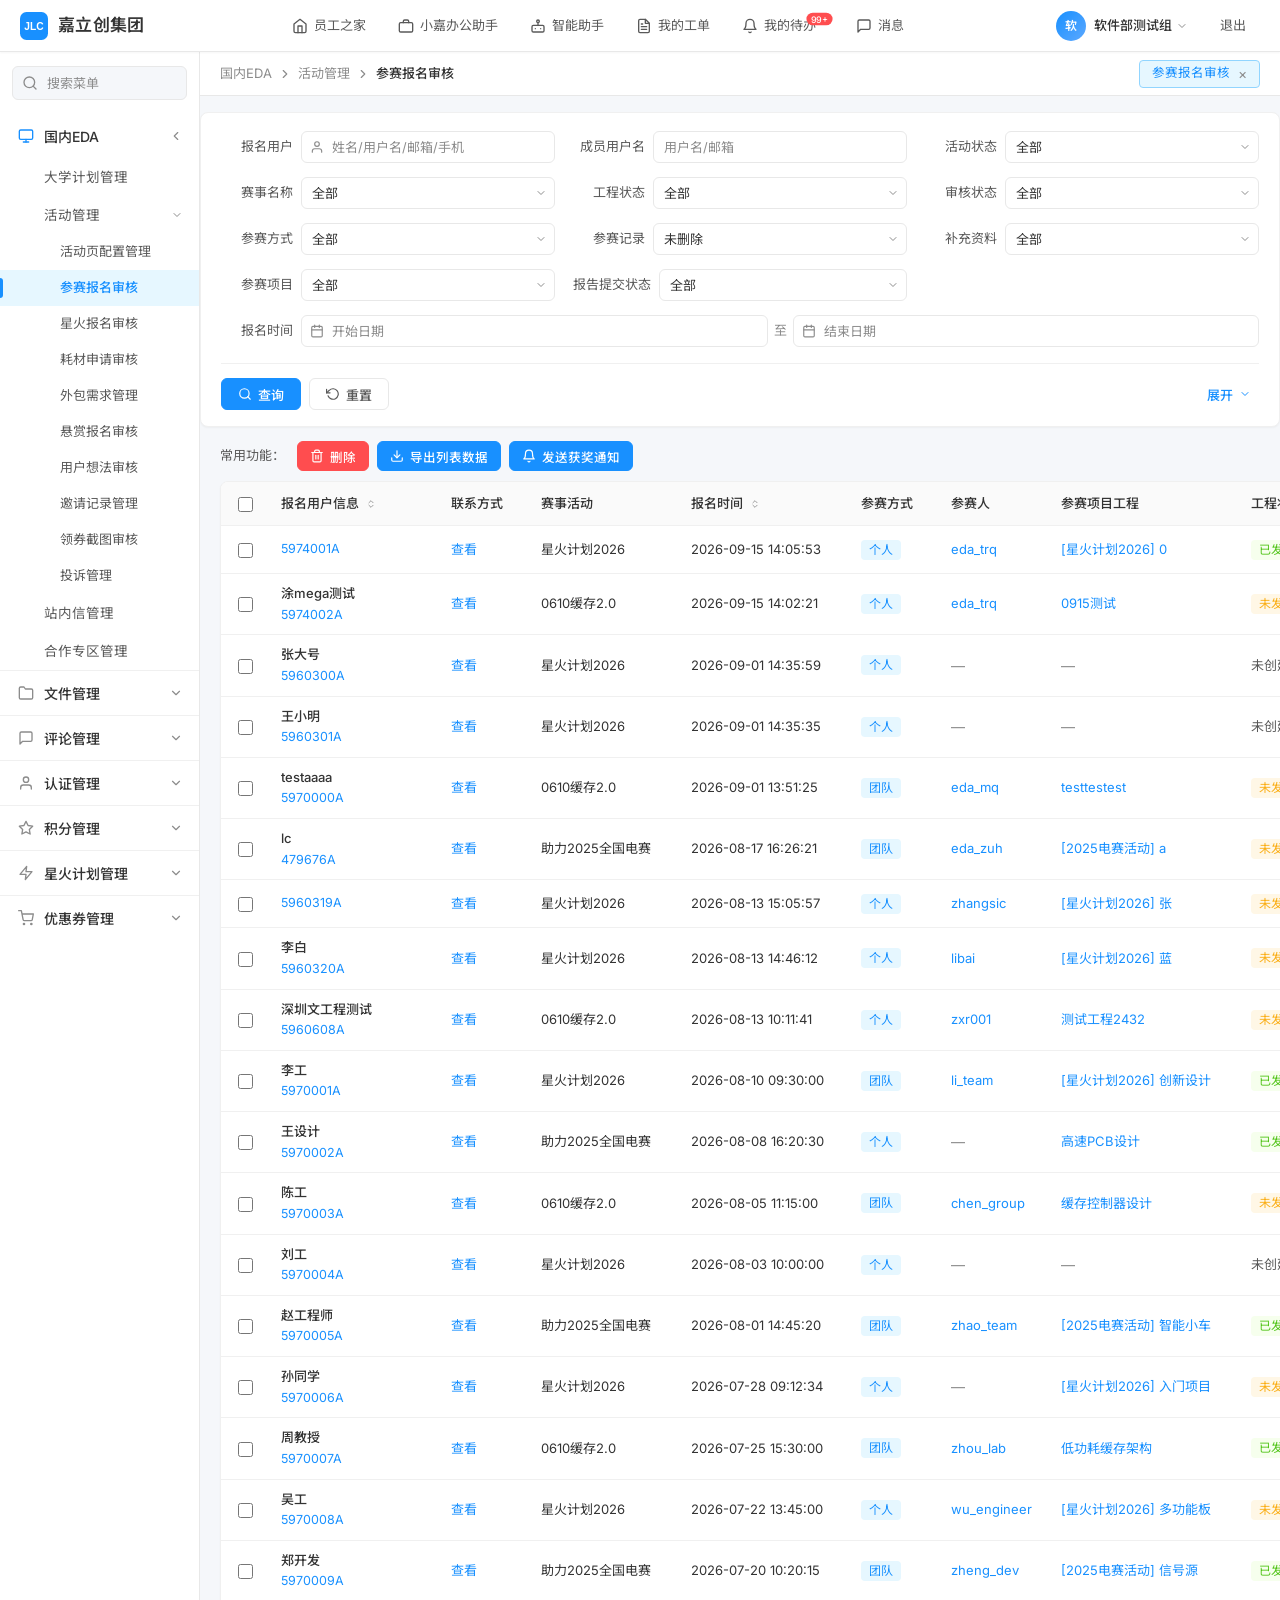
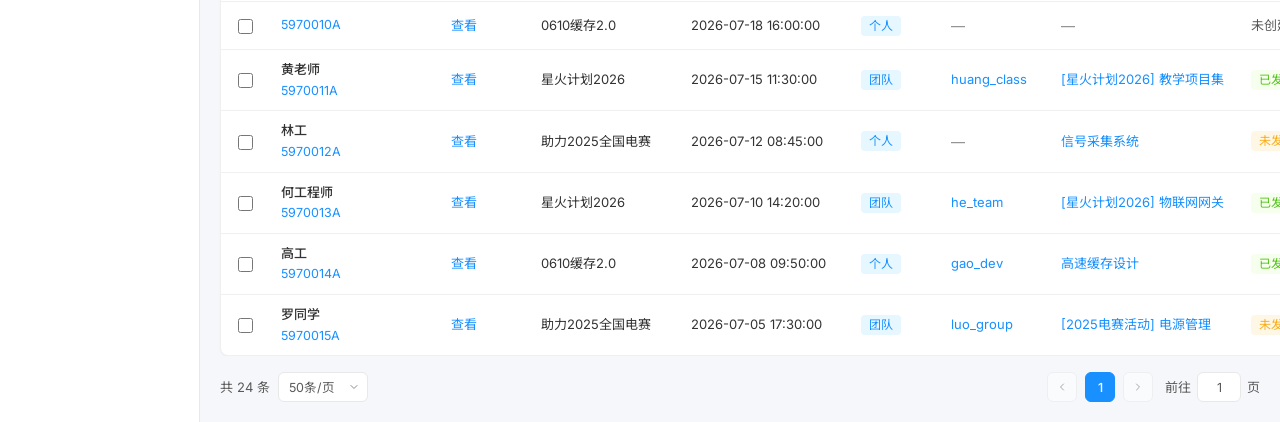
<file: index.html>
<!DOCTYPE html>
<html lang="zh-CN">
<head>
  <meta charset="UTF-8">
  <meta name="viewport" content="width=device-width, initial-scale=1.0">
  <title>参赛报名审核 - 嘉立创集团</title>
  <link rel="stylesheet" href="css/styles.css">
  <link rel="preconnect" href="https://fonts.googleapis.com">
  <link rel="preconnect" href="https://fonts.gstatic.com" crossorigin>
  <link href="https://fonts.googleapis.com/css2?family=Inter:wght@400;500;600;700&family=Noto+Sans+SC:wght@400;500;600;700&display=swap" rel="stylesheet">
</head>
<body>

  <!-- ===== Header ===== -->
  <header class="topbar">
    <div class="tb-left">
      <button class="tb-burger" id="toggleSidebar" aria-label="切换侧边栏">
        <svg width="18" height="18" viewBox="0 0 24 24" fill="none" stroke="currentColor" stroke-width="2" stroke-linecap="round"><line x1="3" y1="6" x2="21" y2="6"/><line x1="3" y1="12" x2="21" y2="12"/><line x1="3" y1="18" x2="21" y2="18"/></svg>
      </button>
      <div class="logo">
        <svg width="28" height="28" viewBox="0 0 26 26" aria-hidden="true">
          <rect width="26" height="26" rx="6" fill="#1890ff"/>
          <text x="13" y="17" text-anchor="middle" font-size="9.5" font-weight="700" fill="#ffffff" font-family="Arial, sans-serif">JLC</text>
        </svg>
        <span class="logo-text">嘉立创集团</span>
      </div>
    </div>

    <nav class="tb-nav">
      <span class="nav-item">
        <svg width="16" height="16" viewBox="0 0 24 24" fill="none" stroke="currentColor" stroke-width="2" stroke-linecap="round" stroke-linejoin="round"><path d="M3 9l9-7 9 7v11a2 2 0 0 1-2 2H5a2 2 0 0 1-2-2z"/><polyline points="9 22 9 12 15 12 15 22"/></svg>
        <span>员工之家</span>
      </span>
      <span class="nav-item">
        <svg width="16" height="16" viewBox="0 0 24 24" fill="none" stroke="currentColor" stroke-width="2" stroke-linecap="round" stroke-linejoin="round"><rect x="2" y="7" width="20" height="14" rx="2"/><path d="M8 7V5a2 2 0 0 1 2-2h4a2 2 0 0 1 2 2v2"/></svg>
        <span>小嘉办公助手</span>
      </span>
      <span class="nav-item">
        <svg width="16" height="16" viewBox="0 0 24 24" fill="none" stroke="currentColor" stroke-width="2" stroke-linecap="round" stroke-linejoin="round"><rect x="3" y="11" width="18" height="10" rx="2"/><circle cx="12" cy="5" r="2"/><path d="M12 7v4"/><line x1="8" y1="16" x2="8" y2="16"/><line x1="16" y1="16" x2="16" y2="16"/></svg>
        <span>智能助手</span>
      </span>
      <span class="nav-item">
        <svg width="16" height="16" viewBox="0 0 24 24" fill="none" stroke="currentColor" stroke-width="2" stroke-linecap="round" stroke-linejoin="round"><path d="M14 2H6a2 2 0 0 0-2 2v16a2 2 0 0 0 2 2h12a2 2 0 0 0 2-2V8z"/><polyline points="14 2 14 8 20 8"/><line x1="16" y1="13" x2="8" y2="13"/><line x1="16" y1="17" x2="8" y2="17"/><polyline points="10 9 9 9 8 9"/></svg>
        <span>我的工单</span>
      </span>
      <span class="nav-item has-badge">
        <svg width="16" height="16" viewBox="0 0 24 24" fill="none" stroke="currentColor" stroke-width="2" stroke-linecap="round" stroke-linejoin="round"><path d="M18 8A6 6 0 0 0 6 8c0 7-3 9-3 9h18s-3-2-3-9"/><path d="M13.73 21a2 2 0 0 1-3.46 0"/></svg>
        <span>我的待办</span>
        <span class="nav-badge">99+</span>
      </span>
      <span class="nav-item">
        <svg width="16" height="16" viewBox="0 0 24 24" fill="none" stroke="currentColor" stroke-width="2" stroke-linecap="round" stroke-linejoin="round"><path d="M21 15a2 2 0 0 1-2 2H7l-4 4V5a2 2 0 0 1 2-2h14a2 2 0 0 1 2 2z"/></svg>
        <span>消息</span>
      </span>
    </nav>

    <div class="tb-right">
      <div class="nav-user">
        <div class="avatar">软</div>
        <div class="user-info">
          <span class="user-dept">软件部测试组</span>
          <svg width="12" height="12" viewBox="0 0 24 24" fill="none" stroke="currentColor" stroke-width="2" stroke-linecap="round" stroke-linejoin="round"><polyline points="6 9 12 15 18 9"/></svg>
        </div>
      </div>
      <span class="nav-item nav-logout">退出</span>
    </div>
  </header>

  <div class="layout">

    <!-- ===== Sidebar ===== -->
    <aside class="sidebar" id="sidebar">
      <div class="side-search">
        <svg class="search-ico" width="16" height="16" viewBox="0 0 24 24" fill="none" stroke="currentColor" stroke-width="2" stroke-linecap="round"><circle cx="11" cy="11" r="8"/><line x1="21" y1="21" x2="16.65" y2="16.65"/></svg>
        <input type="text" placeholder="搜索菜单">
      </div>

      <nav class="menu" id="menu">
        <div class="menu-group">
          <div class="menu-item lv0 parent-open" data-level="0">
            <span class="mi-ico"><svg width="16" height="16" viewBox="0 0 24 24" fill="none" stroke="currentColor" stroke-width="2" stroke-linecap="round" stroke-linejoin="round"><rect x="2" y="3" width="20" height="14" rx="2"/><line x1="8" y1="21" x2="16" y2="21"/><line x1="12" y1="17" x2="12" y2="21"/></svg></span>
            <span class="mi-text">国内EDA</span>
            <svg class="chev" width="14" height="14" viewBox="0 0 24 24" fill="none" stroke="currentColor" stroke-width="2" stroke-linecap="round" stroke-linejoin="round"><polyline points="6 9 12 15 18 9"/></svg>
          </div>
          <div class="menu-children">
            <div class="menu-item lv1 parent-open" data-level="1">
              <span class="mi-text">大学计划管理</span>
            </div>
            <div class="menu-item lv1 parent-open" data-level="1">
              <span class="mi-text">活动管理</span>
              <svg class="chev" width="12" height="12" viewBox="0 0 24 24" fill="none" stroke="currentColor" stroke-width="2" stroke-linecap="round" stroke-linejoin="round"><polyline points="9 18 15 12 9 6"/></svg>
            </div>
            <div class="menu-children sub">
              <div class="menu-item lv2" data-level="2"><span class="mi-text">活动页配置管理</span></div>
              <div class="menu-item lv2 active" data-level="2"><span class="mi-text">参赛报名审核</span></div>
              <div class="menu-item lv2" data-level="2"><span class="mi-text">星火报名审核</span></div>
              <div class="menu-item lv2" data-level="2"><span class="mi-text">耗材申请审核</span></div>
              <div class="menu-item lv2" data-level="2"><span class="mi-text">外包需求管理</span></div>
              <div class="menu-item lv2" data-level="2"><span class="mi-text">悬赏报名审核</span></div>
              <div class="menu-item lv2" data-level="2"><span class="mi-text">用户想法审核</span></div>
              <div class="menu-item lv2" data-level="2"><span class="mi-text">邀请记录管理</span></div>
              <div class="menu-item lv2" data-level="2"><span class="mi-text">领券截图审核</span></div>
              <div class="menu-item lv2" data-level="2"><span class="mi-text">投诉管理</span></div>
            </div>
            <div class="menu-item lv1" data-level="1" data-page="message.html">
              <span class="mi-text">站内信管理</span>
            </div>
            <div class="menu-item lv1" data-level="1">
              <span class="mi-text">合作专区管理</span>
            </div>
          </div>
        </div>

        <div class="menu-group">
          <div class="menu-item lv0" data-level="0">
            <span class="mi-ico"><svg width="16" height="16" viewBox="0 0 24 24" fill="none" stroke="currentColor" stroke-width="2" stroke-linecap="round" stroke-linejoin="round"><path d="M22 19a2 2 0 0 1-2 2H4a2 2 0 0 1-2-2V5a2 2 0 0 1 2-2h5l2 3h9a2 2 0 0 1 2 2z"/></svg></span>
            <span class="mi-text">文件管理</span>
            <svg class="chev" width="14" height="14" viewBox="0 0 24 24" fill="none" stroke="currentColor" stroke-width="2" stroke-linecap="round" stroke-linejoin="round"><polyline points="6 9 12 15 18 9"/></svg>
          </div>
        </div>

        <div class="menu-group">
          <div class="menu-item lv0" data-level="0">
            <span class="mi-ico"><svg width="16" height="16" viewBox="0 0 24 24" fill="none" stroke="currentColor" stroke-width="2" stroke-linecap="round" stroke-linejoin="round"><path d="M21 15a2 2 0 0 1-2 2H7l-4 4V5a2 2 0 0 1 2-2h14a2 2 0 0 1 2 2z"/></svg></span>
            <span class="mi-text">评论管理</span>
            <svg class="chev" width="14" height="14" viewBox="0 0 24 24" fill="none" stroke="currentColor" stroke-width="2" stroke-linecap="round" stroke-linejoin="round"><polyline points="6 9 12 15 18 9"/></svg>
          </div>
        </div>

        <div class="menu-group">
          <div class="menu-item lv0" data-level="0">
            <span class="mi-ico"><svg width="16" height="16" viewBox="0 0 24 24" fill="none" stroke="currentColor" stroke-width="2" stroke-linecap="round" stroke-linejoin="round"><path d="M20 21v-2a4 4 0 0 0-4-4H8a4 4 0 0 0-4 4v2"/><circle cx="12" cy="7" r="4"/></svg></span>
            <span class="mi-text">认证管理</span>
            <svg class="chev" width="14" height="14" viewBox="0 0 24 24" fill="none" stroke="currentColor" stroke-width="2" stroke-linecap="round" stroke-linejoin="round"><polyline points="6 9 12 15 18 9"/></svg>
          </div>
        </div>

        <div class="menu-group">
          <div class="menu-item lv0" data-level="0">
            <span class="mi-ico"><svg width="16" height="16" viewBox="0 0 24 24" fill="none" stroke="currentColor" stroke-width="2" stroke-linecap="round" stroke-linejoin="round"><polygon points="12 2 15.09 8.26 22 9.27 17 14.14 18.18 21.02 12 17.77 5.82 21.02 7 14.14 2 9.27 8.91 8.26 12 2"/></svg></span>
            <span class="mi-text">积分管理</span>
            <svg class="chev" width="14" height="14" viewBox="0 0 24 24" fill="none" stroke="currentColor" stroke-width="2" stroke-linecap="round" stroke-linejoin="round"><polyline points="6 9 12 15 18 9"/></svg>
          </div>
        </div>

        <div class="menu-group">
          <div class="menu-item lv0" data-level="0">
            <span class="mi-ico"><svg width="16" height="16" viewBox="0 0 24 24" fill="none" stroke="currentColor" stroke-width="2" stroke-linecap="round" stroke-linejoin="round"><path d="M13 2L3 14h9l-1 8 10-12h-9l1-8z"/></svg></span>
            <span class="mi-text">星火计划管理</span>
            <svg class="chev" width="14" height="14" viewBox="0 0 24 24" fill="none" stroke="currentColor" stroke-width="2" stroke-linecap="round" stroke-linejoin="round"><polyline points="6 9 12 15 18 9"/></svg>
          </div>
        </div>

        <div class="menu-group">
          <div class="menu-item lv0" data-level="0">
            <span class="mi-ico"><svg width="16" height="16" viewBox="0 0 24 24" fill="none" stroke="currentColor" stroke-width="2" stroke-linecap="round" stroke-linejoin="round"><circle cx="9" cy="21" r="1"/><circle cx="20" cy="21" r="1"/><path d="M1 1h4l2.68 13.39a2 2 0 0 0 2 1.61h9.72a2 2 0 0 0 2-1.61L23 6H6"/></svg></span>
            <span class="mi-text">优惠券管理</span>
            <svg class="chev" width="14" height="14" viewBox="0 0 24 24" fill="none" stroke="currentColor" stroke-width="2" stroke-linecap="round" stroke-linejoin="round"><polyline points="6 9 12 15 18 9"/></svg>
          </div>
        </div>
      </nav>
    </aside>

    <!-- Mobile overlay -->
    <div class="sidebar-overlay" id="sidebarOverlay"></div>

    <!-- ===== Main ===== -->
    <main class="main">

      <!-- Breadcrumb / tab bar -->
      <div class="tabbar">
        <div class="breadcrumb">
          <span>国内EDA</span>
          <svg width="14" height="14" viewBox="0 0 24 24" fill="none" stroke="currentColor" stroke-width="2" stroke-linecap="round" stroke-linejoin="round"><polyline points="9 18 15 12 9 6"/></svg>
          <span>活动管理</span>
          <svg width="14" height="14" viewBox="0 0 24 24" fill="none" stroke="currentColor" stroke-width="2" stroke-linecap="round" stroke-linejoin="round"><polyline points="9 18 15 12 9 6"/></svg>
          <span class="bc-current">参赛报名审核</span>
        </div>
        <div class="tab-list">
          <span class="tab active">参赛报名审核<span class="tab-x">×</span></span>
        </div>
      </div>

      <!-- ===== Filter Panel ===== -->
      <section class="filter-panel" id="filterPanel">
        <div class="filter-grid">
          <div class="ff">
            <label>报名用户</label>
            <div class="in-wrap has-prefix">
              <svg class="in-prefix" width="14" height="14" viewBox="0 0 24 24" fill="none" stroke="currentColor" stroke-width="2" stroke-linecap="round" stroke-linejoin="round"><path d="M20 21v-2a4 4 0 0 0-4-4H8a4 4 0 0 0-4 4v2"/><circle cx="12" cy="7" r="4"/></svg>
              <input type="text" placeholder="姓名/用户名/邮箱/手机" id="filterUser">
            </div>
          </div>

          <div class="ff">
            <label>成员用户名</label>
            <div class="in-wrap">
              <input type="text" placeholder="用户名/邮箱" id="filterMember">
            </div>
          </div>

          <div class="ff">
            <label>活动状态</label>
            <div class="sel-wrap">
              <select id="filterActivityStatus">
                <option value="">全部</option>
                <option value="ongoing">进行中</option>
                <option value="ended">已结束</option>
                <option value="pending">未开始</option>
              </select>
              <svg class="sel-arrow" width="12" height="12" viewBox="0 0 24 24" fill="none" stroke="currentColor" stroke-width="2" stroke-linecap="round" stroke-linejoin="round"><polyline points="6 9 12 15 18 9"/></svg>
            </div>
          </div>

          <div class="ff">
            <label>赛事名称</label>
            <div class="sel-wrap">
              <select id="filterEvent">
                <option value="">全部</option>
                <option value="星火计划2026">星火计划2026</option>
                <option value="0610缓存2.0">0610缓存2.0</option>
                <option value="助力2025全国电赛">助力2025全国电赛</option>
                <option value="cqv测试活动">cqv测试活动</option>
              </select>
              <svg class="sel-arrow" width="12" height="12" viewBox="0 0 24 24" fill="none" stroke="currentColor" stroke-width="2" stroke-linecap="round" stroke-linejoin="round"><polyline points="6 9 12 15 18 9"/></svg>
            </div>
          </div>

          <div class="ff">
            <label>工程状态</label>
            <div class="sel-wrap">
              <select id="filterProjectStatus">
                <option value="">全部</option>
                <option value="published">已发布</option>
                <option value="unpublished">未发布</option>
                <option value="none">未创建工程</option>
              </select>
              <svg class="sel-arrow" width="12" height="12" viewBox="0 0 24 24" fill="none" stroke="currentColor" stroke-width="2" stroke-linecap="round" stroke-linejoin="round"><polyline points="6 9 12 15 18 9"/></svg>
            </div>
          </div>

          <div class="ff">
            <label>审核状态</label>
            <div class="sel-wrap">
              <select id="filterAuditStatus">
                <option value="">全部</option>
                <option value="approved">已通过</option>
                <option value="pending">待审核</option>
                <option value="rejected">已驳回</option>
              </select>
              <svg class="sel-arrow" width="12" height="12" viewBox="0 0 24 24" fill="none" stroke="currentColor" stroke-width="2" stroke-linecap="round" stroke-linejoin="round"><polyline points="6 9 12 15 18 9"/></svg>
            </div>
          </div>

          <div class="ff">
            <label>参赛方式</label>
            <div class="sel-wrap">
              <select id="filterJoinType">
                <option value="">全部</option>
                <option value="个人">个人</option>
                <option value="团队">团队</option>
              </select>
              <svg class="sel-arrow" width="12" height="12" viewBox="0 0 24 24" fill="none" stroke="currentColor" stroke-width="2" stroke-linecap="round" stroke-linejoin="round"><polyline points="6 9 12 15 18 9"/></svg>
            </div>
          </div>

          <div class="ff">
            <label>参赛记录</label>
            <div class="sel-wrap">
              <select id="filterRecord">
                <option value="active">未删除</option>
                <option value="deleted">已删除</option>
                <option value="">全部</option>
              </select>
              <svg class="sel-arrow" width="12" height="12" viewBox="0 0 24 24" fill="none" stroke="currentColor" stroke-width="2" stroke-linecap="round" stroke-linejoin="round"><polyline points="6 9 12 15 18 9"/></svg>
            </div>
          </div>

          <div class="ff">
            <label>补充资料</label>
            <div class="sel-wrap">
              <select id="filterSupplement">
                <option value="">全部</option>
                <option value="yes">已补充</option>
                <option value="no">未补充</option>
              </select>
              <svg class="sel-arrow" width="12" height="12" viewBox="0 0 24 24" fill="none" stroke="currentColor" stroke-width="2" stroke-linecap="round" stroke-linejoin="round"><polyline points="6 9 12 15 18 9"/></svg>
            </div>
          </div>

          <div class="ff">
            <label>参赛项目</label>
            <div class="sel-wrap">
              <select id="filterProject">
                <option value="">全部</option>
                <option value="public">公开项目</option>
                <option value="private">私有项目</option>
              </select>
              <svg class="sel-arrow" width="12" height="12" viewBox="0 0 24 24" fill="none" stroke="currentColor" stroke-width="2" stroke-linecap="round" stroke-linejoin="round"><polyline points="6 9 12 15 18 9"/></svg>
            </div>
          </div>

          <div class="ff">
            <label>报告提交状态</label>
            <div class="sel-wrap">
              <select id="filterReport">
                <option value="">全部</option>
                <option value="submitted">已提交</option>
                <option value="not_submitted">未提交</option>
              </select>
              <svg class="sel-arrow" width="12" height="12" viewBox="0 0 24 24" fill="none" stroke="currentColor" stroke-width="2" stroke-linecap="round" stroke-linejoin="round"><polyline points="6 9 12 15 18 9"/></svg>
            </div>
          </div>

          <div class="ff ff-date">
            <label>报名时间</label>
            <div class="date-range">
              <div class="in-wrap date">
                <svg class="date-ico" width="14" height="14" viewBox="0 0 24 24" fill="none" stroke="currentColor" stroke-width="2" stroke-linecap="round" stroke-linejoin="round"><rect x="3" y="4" width="18" height="18" rx="2"/><line x1="16" y1="2" x2="16" y2="6"/><line x1="8" y1="2" x2="8" y2="6"/><line x1="3" y1="10" x2="21" y2="10"/></svg>
                <input type="text" placeholder="开始日期" id="filterDateStart">
              </div>
              <span class="zhi">至</span>
              <div class="in-wrap date">
                <svg class="date-ico" width="14" height="14" viewBox="0 0 24 24" fill="none" stroke="currentColor" stroke-width="2" stroke-linecap="round" stroke-linejoin="round"><rect x="3" y="4" width="18" height="18" rx="2"/><line x1="16" y1="2" x2="16" y2="6"/><line x1="8" y1="2" x2="8" y2="6"/><line x1="3" y1="10" x2="21" y2="10"/></svg>
                <input type="text" placeholder="结束日期" id="filterDateEnd">
              </div>
            </div>
          </div>
        </div>

        <div class="filter-actions">
          <button type="button" class="btn btn-primary" id="btnSearch">
            <svg width="14" height="14" viewBox="0 0 24 24" fill="none" stroke="currentColor" stroke-width="2" stroke-linecap="round"><circle cx="11" cy="11" r="8"/><line x1="21" y1="21" x2="16.65" y2="16.65"/></svg>
            查询
          </button>
          <button type="button" class="btn btn-default" id="btnReset">
            <svg width="14" height="14" viewBox="0 0 24 24" fill="none" stroke="currentColor" stroke-width="2" stroke-linecap="round" stroke-linejoin="round"><polyline points="1 4 1 10 7 10"/><path d="M3.51 15a9 9 0 1 0 2.13-9.36L1 10"/></svg>
            重置
          </button>
          <button type="button" class="btn btn-text toggle-filter" id="toggleFilter">
            <span>展开</span>
            <svg width="12" height="12" viewBox="0 0 24 24" fill="none" stroke="currentColor" stroke-width="2" stroke-linecap="round" stroke-linejoin="round"><polyline points="6 9 12 15 18 9"/></svg>
          </button>
        </div>
      </section>

      <!-- ===== Action Bar ===== -->
      <section class="action-bar">
        <div class="action-left">
          <span class="action-label">常用功能：</span>
          <button type="button" class="btn btn-danger" id="btnBatchDelete">
            <svg width="14" height="14" viewBox="0 0 24 24" fill="none" stroke="currentColor" stroke-width="2" stroke-linecap="round" stroke-linejoin="round"><polyline points="3 6 5 6 21 6"/><path d="M19 6v14a2 2 0 0 1-2 2H7a2 2 0 0 1-2-2V6m3 0V4a2 2 0 0 1 2-2h4a2 2 0 0 1 2 2v2"/><line x1="10" y1="11" x2="10" y2="17"/><line x1="14" y1="11" x2="14" y2="17"/></svg>
            删除
          </button>
          <button type="button" class="btn btn-primary" id="btnExport">
            <svg width="14" height="14" viewBox="0 0 24 24" fill="none" stroke="currentColor" stroke-width="2" stroke-linecap="round" stroke-linejoin="round"><path d="M21 15v4a2 2 0 0 1-2 2H5a2 2 0 0 1-2-2v-4"/><polyline points="7 10 12 15 17 10"/><line x1="12" y1="15" x2="12" y2="3"/></svg>
            导出列表数据
          </button>
          <button type="button" class="btn btn-primary" id="awardNotifyBtn">
            <svg width="14" height="14" viewBox="0 0 24 24" fill="none" stroke="currentColor" stroke-width="2" stroke-linecap="round" stroke-linejoin="round"><path d="M18 8A6 6 0 0 0 6 8c0 7-3 9-3 9h18s-3-2-3-9"/><path d="M13.73 21a2 2 0 0 1-3.46 0"/></svg>
            发送获奖通知
          </button>
        </div>
        <div class="action-right">
          <span class="selected-count" id="selectedCount">已选 0 项</span>
        </div>
      </section>

      <!-- ===== Data Table ===== -->
      <section class="table-wrap">
        <table class="data-table" id="dataTable">
          <colgroup>
            <col style="width:48px">
            <col style="width:170px">
            <col style="width:90px">
            <col style="width:150px">
            <col style="width:170px">
            <col style="width:90px">
            <col style="width:110px">
            <col style="width:190px">
            <col style="width:100px">
            <col style="width:80px">
            <col style="width:90px">
            <col style="width:110px">
            <col style="width:80px">
            <col style="width:220px">
          </colgroup>
          <thead>
            <tr>
              <th class="cell-center">
                <input type="checkbox" id="checkAll">
              </th>
              <th class="sortable" data-sort="user">
                报名用户信息
                <span class="sort-ico"><svg width="10" height="10" viewBox="0 0 24 24" fill="none" stroke="currentColor" stroke-width="2" stroke-linecap="round" stroke-linejoin="round"><polyline points="7 15 12 20 17 15"/><polyline points="7 9 12 4 17 9"/></svg></span>
              </th>
              <th>联系方式</th>
              <th>赛事活动</th>
              <th class="sortable" data-sort="time">
                报名时间
                <span class="sort-ico"><svg width="10" height="10" viewBox="0 0 24 24" fill="none" stroke="currentColor" stroke-width="2" stroke-linecap="round" stroke-linejoin="round"><polyline points="7 15 12 20 17 15"/><polyline points="7 9 12 4 17 9"/></svg></span>
              </th>
              <th>参赛方式</th>
              <th>参赛人</th>
              <th>参赛项目工程</th>
              <th>工程状态</th>
              <th>项目属性</th>
              <th>备注</th>
              <th>查看设计报告</th>
              <th class="cell-center">排序</th>
              <th>操作</th>
            </tr>
          </thead>
          <tbody id="tableBody">
          </tbody>
        </table>

        <!-- Empty state -->
        <div class="empty-state" id="emptyState" hidden>
          <svg width="64" height="64" viewBox="0 0 24 24" fill="none" stroke="currentColor" stroke-width="1" stroke-linecap="round" stroke-linejoin="round"><rect x="3" y="3" width="18" height="18" rx="2"/><line x1="9" y1="9" x2="15" y2="9"/><line x1="9" y1="15" x2="15" y2="15"/></svg>
          <p>暂无数据</p>
        </div>
      </section>

      <!-- ===== Pagination ===== -->
      <section class="pagination">
        <div class="pg-left">
          <span class="pg-total" id="pgTotal">共 0 条</span>
          <div class="pg-size">
            <select id="pgSize">
              <option value="10">10条/页</option>
              <option value="20">20条/页</option>
              <option value="50" selected>50条/页</option>
              <option value="100">100条/页</option>
            </select>
            <svg class="sel-arrow" width="12" height="12" viewBox="0 0 24 24" fill="none" stroke="currentColor" stroke-width="2" stroke-linecap="round" stroke-linejoin="round"><polyline points="6 9 12 15 18 9"/></svg>
          </div>
        </div>
        <div class="pg-right" id="paginationBtns">
        </div>
      </section>
    </main>
  </div>

  <!-- ===== 发送获奖通知 Modal ===== -->
  <div class="modal-mask" id="awardModal" hidden>
    <div class="modal modal-lg" role="dialog" aria-modal="true" aria-labelledby="awardModalTitle">
      <div class="modal-head">
        <span class="modal-title" id="awardModalTitle">发送获奖通知</span>
        <button class="modal-close" id="awardModalClose" aria-label="关闭">
          <svg width="18" height="18" viewBox="0 0 24 24" fill="none" stroke="currentColor" stroke-width="2" stroke-linecap="round"><line x1="18" y1="6" x2="6" y2="18"/><line x1="6" y1="6" x2="18" y2="18"/></svg>
        </button>
      </div>
      <div class="modal-body">
        <div class="modal-row">
          <label class="modal-label"><span class="required">*</span>通知类型</label>
          <div class="type-group">
            <label class="type-item">
              <input type="checkbox" id="typeLetter">
              <span>获奖通知</span>
            </label>
            <label class="type-item">
              <input type="checkbox" id="typeList">
              <span>获奖名单公示</span>
            </label>
          </div>
        </div>

        <div class="letter-section" id="letterSection" hidden>
          <div class="modal-row">
            <label class="modal-label"><span class="required" id="reqAwardConfig" hidden>*</span>获奖名单配置</label>
            <div class="editor-block">
              <div class="award-bar">
                <input type="text" class="award-input" id="awardInput" placeholder="输入奖项名称，如：一等奖 / 最佳创意奖" autocomplete="off">
                <button type="button" class="btn btn-primary award-add-btn" id="awardAddBtn">添加奖项</button>
              </div>
              <div class="field-error" id="errAward" hidden>请添加至少一个奖项</div>
              <div class="award-tags" id="awardTags"></div>
              <div class="award-content-block" id="awardContentBlock" hidden>
                <div class="award-content-label">
                  <span id="activeAwardName">—</span> · 通知内容
                  <span class="required" id="reqAwardContent" hidden>*</span>
                </div>
                <textarea class="notify-editor award-content-editor" id="awardContentEditor" placeholder="请输入该奖项的通知内容，例如：恭喜您在 XX 赛事中荣获一等奖..." maxlength="200"></textarea>
                <p class="notify-hint char-count" style="text-align:right;margin:4px 0 0"><span id="awardContentCount">0</span>/200</p>
                <div class="field-error" id="errAwardContent" hidden>请输入该奖项的通知内容</div>
              </div>
              <div class="user-picker">
                <input type="text" class="user-search" id="userSearch" placeholder="搜索客编添加获奖用户" autocomplete="off">
                <div class="user-dropdown" id="userDropdown" hidden></div>
              </div>
              <div class="field-error" id="errUsers" hidden>请添加至少一名获奖用户</div>
              <div class="user-chips" id="userChips"></div>
            </div>
          </div>
        </div>

        <div class="list-section" id="listSection" hidden>
          <div class="modal-row">
            <label class="modal-label"><span class="required" id="reqList" hidden>*</span>获奖名单公示</label>
            <div class="editor-block">
              <textarea class="notify-editor" id="editorList" placeholder="请输入获奖名单公示内容..." maxlength="200"></textarea>
              <p class="notify-hint char-count" style="text-align:right;margin:4px 0 0"><span id="listCount">0</span>/200</p>
              <div class="field-error" id="errList" hidden>请输入获奖名单公示内容</div>
              <input type="text" class="notify-url" id="titleList" placeholder="输入获奖名单文章标题">
              <div class="field-error" id="errTitle" hidden>请输入获奖名单文章标题</div>
              <input type="text" class="notify-url" id="urlList" placeholder="输入获奖名单文章地址">
              <div class="field-error" id="errUrl" hidden>请输入获奖名单文章地址</div>
              <p class="notify-hint">发送给表格中已勾选的报名用户（获奖与未获奖均可勾选）和上方按奖项选择的获奖用户；获奖用户会同时收到获奖通知与获奖名单公示</p>
            </div>
          </div>
        </div>
      </div>
      <div class="modal-foot">
        <div class="modal-foot-left">
          <button type="button" class="btn btn-text" id="previewBtn">预览</button>
          <button type="button" class="btn btn-text" id="sendLogBtn">发送记录</button>
        </div>
        <div class="modal-foot-right">
          <button type="button" class="btn btn-default" id="awardModalCancel">取消</button>
          <button type="button" class="btn btn-primary" id="awardModalOk">发送</button>
        </div>
      </div>
      <div class="modal-foot-tip">注：发送之后不可撤回，请注意发送文本和发送对象</div>
    </div>
  </div>

  <!-- ===== 修改备注 Modal ===== -->
  <div class="modal-mask" id="remarkModal" hidden>
    <div class="modal" role="dialog" aria-modal="true">
      <div class="modal-head">
        <span class="modal-title">修改备注</span>
        <button class="modal-close" id="remarkModalClose" aria-label="关闭">
          <svg width="18" height="18" viewBox="0 0 24 24" fill="none" stroke="currentColor" stroke-width="2" stroke-linecap="round"><line x1="18" y1="6" x2="6" y2="18"/><line x1="6" y1="6" x2="18" y2="18"/></svg>
        </button>
      </div>
      <div class="modal-body">
        <div class="modal-row">
          <label class="modal-label">备注内容</label>
          <div class="editor-block">
            <textarea class="notify-editor" id="remarkText" placeholder="请输入备注信息..." maxlength="200"></textarea>
            <p class="notify-hint" style="text-align:right"><span id="remarkCount">0</span>/200</p>
          </div>
        </div>
      </div>
      <div class="modal-foot">
        <button type="button" class="btn btn-default" id="remarkModalCancel">取消</button>
        <button type="button" class="btn btn-primary" id="remarkModalOk">确定</button>
      </div>
    </div>
  </div>

  <!-- ===== 联系报名人 Modal ===== -->
  <div class="modal-mask" id="contactModal" hidden>
    <div class="modal" role="dialog" aria-modal="true">
      <div class="modal-head">
        <span class="modal-title">联系报名人</span>
        <button class="modal-close" id="contactModalClose" aria-label="关闭">
          <svg width="18" height="18" viewBox="0 0 24 24" fill="none" stroke="currentColor" stroke-width="2" stroke-linecap="round"><line x1="18" y1="6" x2="6" y2="18"/><line x1="6" y1="6" x2="18" y2="18"/></svg>
        </button>
      </div>
      <div class="modal-body">
        <div class="contact-info" id="contactInfo">
          <div class="ci-row">
            <span class="ci-label">用户名</span>
            <span class="ci-value" id="ciName">—</span>
          </div>
          <div class="ci-row">
            <span class="ci-label">用户ID</span>
            <span class="ci-value" id="ciUid">—</span>
          </div>
          <div class="ci-row">
            <span class="ci-label">手机号</span>
            <span class="ci-value" id="ciPhone">—</span>
          </div>
          <div class="ci-row">
            <span class="ci-label">邮箱</span>
            <span class="ci-value" id="ciEmail">—</span>
          </div>
        </div>
        <div class="modal-row" style="margin-top:16px">
          <label class="modal-label">消息内容</label>
          <div class="editor-block">
            <textarea class="notify-editor" id="contactMsg" placeholder="请输入要发送给报名人的消息..." maxlength="500"></textarea>
            <p class="notify-hint" style="text-align:right"><span id="contactCount">0</span>/500</p>
          </div>
        </div>
      </div>
      <div class="modal-foot">
        <button type="button" class="btn btn-default" id="contactModalCancel">取消</button>
        <button type="button" class="btn btn-primary" id="contactModalOk">发送消息</button>
      </div>
    </div>
  </div>

  <!-- ===== 补充资料 Modal ===== -->
  <div class="modal-mask" id="supplementModal" hidden>
    <div class="modal" role="dialog" aria-modal="true">
      <div class="modal-head">
        <span class="modal-title">补充资料</span>
        <button class="modal-close" id="supplementModalClose" aria-label="关闭">
          <svg width="18" height="18" viewBox="0 0 24 24" fill="none" stroke="currentColor" stroke-width="2" stroke-linecap="round"><line x1="18" y1="6" x2="6" y2="18"/><line x1="6" y1="6" x2="18" y2="18"/></svg>
        </button>
      </div>
      <div class="modal-body">
        <div class="modal-row">
          <label class="modal-label">当前用户</label>
          <div class="editor-block">
            <span id="suppUser" style="font-size:14px;color:#333;line-height:32px">—</span>
          </div>
        </div>
        <div class="modal-row">
          <label class="modal-label">补充说明</label>
          <div class="editor-block">
            <textarea class="notify-editor" id="supplementText" placeholder="请输入需要用户补充的资料说明..." maxlength="300"></textarea>
          </div>
        </div>
      </div>
      <div class="modal-foot">
        <button type="button" class="btn btn-default" id="supplementModalCancel">取消</button>
        <button type="button" class="btn btn-primary" id="supplementModalOk">发送通知</button>
      </div>
    </div>
  </div>

  <!-- ===== 发送预览 Modal ===== -->
  <div class="modal-mask" id="previewModal" hidden>
    <div class="modal modal-md" role="dialog" aria-modal="true">
      <div class="modal-head">
        <span class="modal-title">发送预览</span>
        <button class="modal-close" id="previewModalClose" aria-label="关闭">
          <svg width="18" height="18" viewBox="0 0 24 24" fill="none" stroke="currentColor" stroke-width="2" stroke-linecap="round"><line x1="18" y1="6" x2="6" y2="18"/><line x1="6" y1="6" x2="18" y2="18"/></svg>
        </button>
      </div>
      <div class="modal-body" id="previewBody"></div>
      <div class="modal-foot">
        <div class="modal-foot-right">
          <button type="button" class="btn btn-default" id="previewModalCancel">取消</button>
          <button type="button" class="btn btn-primary" id="previewModalOk">发送</button>
        </div>
      </div>
      <div class="modal-foot-tip">注：发送之后不可撤回，请注意发送文本和发送对象</div>
    </div>
  </div>

  <!-- ===== 发送确认 Modal ===== -->
  <div class="modal-mask" id="sendConfirmModal" hidden>
    <div class="modal modal-sm" role="dialog" aria-modal="true">
      <div class="modal-head">
        <span class="modal-title">确认发送</span>
      </div>
      <div class="modal-body">
        <div class="confirm-tip-icon">
          <svg width="40" height="40" viewBox="0 0 24 24" fill="none" stroke="#faad14" stroke-width="2" stroke-linecap="round" stroke-linejoin="round"><circle cx="12" cy="12" r="10"/><line x1="12" y1="8" x2="12" y2="12"/><line x1="12" y1="16" x2="12.01" y2="16"/></svg>
        </div>
        <div class="confirm-tip-text">
          <p>确定要发送吗？</p>
          <p class="confirm-sub">发送之后不可撤回，请注意发送文本和发送对象</p>
        </div>
      </div>
      <div class="modal-foot">
        <div class="modal-foot-right">
          <button type="button" class="btn btn-default" id="sendConfirmCancel">取消</button>
          <button type="button" class="btn btn-primary" id="sendConfirmOk">确认发送</button>
        </div>
      </div>
    </div>
  </div>

  <!-- ===== 发送记录 Modal ===== -->
  <div class="modal-mask" id="sendLogModal" hidden>
    <div class="modal modal-lg" role="dialog" aria-modal="true">
      <div class="modal-head">
        <span class="modal-title">发送记录</span>
        <button class="modal-close" id="sendLogModalClose" aria-label="关闭">
          <svg width="18" height="18" viewBox="0 0 24 24" fill="none" stroke="currentColor" stroke-width="2" stroke-linecap="round"><line x1="18" y1="6" x2="6" y2="18"/><line x1="6" y1="6" x2="18" y2="18"/></svg>
        </button>
      </div>
      <div class="modal-body">
        <div class="send-log-empty" id="sendLogEmpty" hidden>暂无发送记录</div>
        <div class="send-log-table-wrap" id="sendLogTableWrap">
          <table class="send-log-table">
            <thead>
              <tr>
                <th style="width: 160px;">发送时间</th>
                <th>活动</th>
                <th style="width: 140px;">通知类型</th>
                <th style="width: 90px; text-align: right;">成功</th>
                <th style="width: 90px; text-align: right;">失败</th>
                <th style="width: 120px; text-align: center;">操作</th>
              </tr>
            </thead>
            <tbody id="sendLogBody"></tbody>
          </table>
        </div>
      </div>
      <div class="modal-foot">
        <button type="button" class="btn btn-default" id="sendLogClearBtn">清空记录</button>
        <button type="button" class="btn btn-primary" id="sendLogOkBtn">关闭</button>
      </div>
    </div>
  </div>

  <!-- ===== 重复发送确认 Modal ===== -->
  <div class="modal-mask" id="confirmModal" hidden>
    <div class="modal" role="dialog" aria-modal="true">
      <div class="modal-head">
        <span class="modal-title">确认发送</span>
      </div>
      <div class="modal-body">
        <div class="confirm-msg" id="confirmMsg">该活动的此类型通知已发送过，确定要再次发送吗？</div>
      </div>
      <div class="modal-foot">
        <button type="button" class="btn btn-default" id="confirmCancelBtn">取消</button>
        <button type="button" class="btn btn-primary" id="confirmOkBtn">确定发送</button>
      </div>
    </div>
  </div>

  <!-- ===== Alert Modal ===== -->
  <div class="alert-modal" id="alertModal" hidden>
    <div class="alert-modal-content" id="alertModalMessage">请选择一组数据</div>
  </div>

  <!-- Send Result Alert -->
  <div class="send-result-alert" id="sendResultAlert" hidden>
    <div class="send-result-content" id="sendResultText"></div>
    <button class="send-result-export" id="sendResultExportBtn" hidden>导出失败名单</button>
  </div>

  <!-- Resend Confirm Alert -->
  <div class="resend-confirm-alert" id="resendConfirmAlert" hidden>
    <div class="resend-confirm-inner">
      <div class="resend-confirm-title" id="resendConfirmTitle"></div>
      <div class="resend-confirm-users" id="resendConfirmUsers"></div>
      <div class="resend-confirm-actions">
        <button class="resend-confirm-btn resend-confirm-export" id="resendConfirmExport" hidden>导出重复名单</button>
        <div class="resend-confirm-btns">
          <button class="resend-confirm-btn resend-confirm-cancel" id="resendConfirmCancel">取消</button>
          <button class="resend-confirm-btn resend-confirm-ok" id="resendConfirmOk">确定发送</button>
        </div>
      </div>
    </div>
  </div>

  <!-- Success Alert -->
  <div class="alert-modal success-alert" id="successModal" hidden>
    <div class="alert-modal-content" id="successModalMessage">通知发送成功</div>
  </div>

  <!-- Toast -->
  <div class="toast" id="toast" hidden></div>

  <script src="js/app.js"></script>
</body>
</html>
</file>
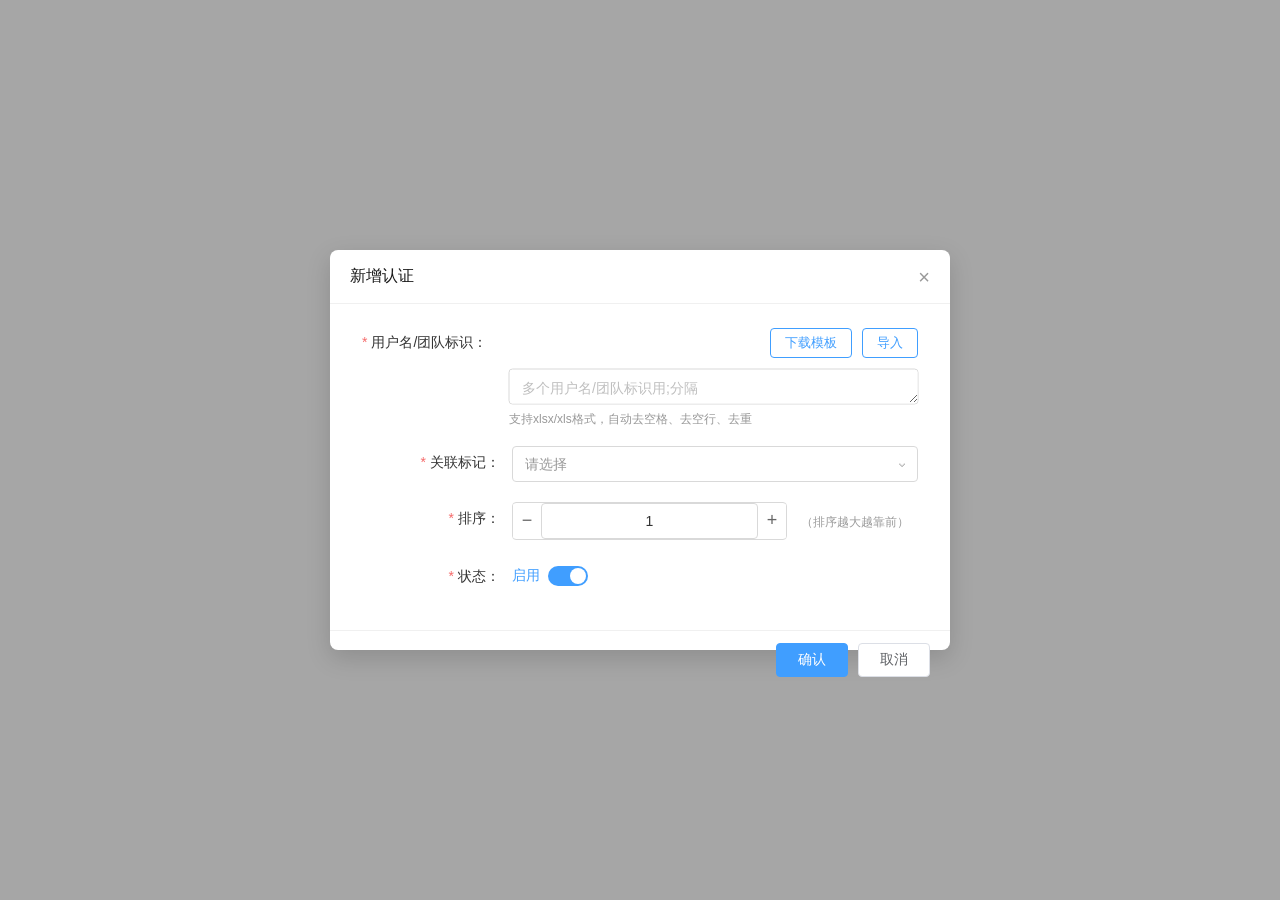
<file: auth-form.html>
<!DOCTYPE html>
<html lang="zh-CN"><head>
  <meta charset="UTF-8">
  <meta name="viewport" content="width=device-width, initial-scale=1.0">
  <title>新增认证</title>
  <style>
    * {
      margin: 0;
      padding: 0;
      box-sizing: border-box;
    }

    body {
      font-family: -apple-system, BlinkMacSystemFont, "Segoe UI", "PingFang SC", "Hiragino Sans GB", "Microsoft YaHei", sans-serif;
      background: rgba(0, 0, 0, 0.35);
      min-height: 100vh;
      display: flex;
      align-items: center;
      justify-content: center;
      padding: 20px;
    }

    .modal {
      background: #fff;
      border-radius: 8px;
      width: 620px;
      height: 400px;
      display: flex;
      flex-direction: column;
      box-shadow: 0 8px 24px rgba(0, 0, 0, 0.15);
    }

    .modal-header {
      display: flex;
      align-items: center;
      justify-content: space-between;
      padding: 16px 20px;
      border-bottom: 1px solid #f0f0f0;
    }

    .modal-title {
      font-size: 16px;
      font-weight: 500;
      color: #1a1a1a;
    }

    .import-btn {
      height: 30px;
      padding: 0 14px;
      font-size: 13px;
      color: #409eff;
      background: #fff;
      border: 1px solid #409eff;
      border-radius: 4px;
      cursor: pointer;
      transition: all 0.2s;
    }

    .import-btn:hover {
      color: #fff;
      background: #409eff;
    }

    .template-btn {
      height: 30px;
      padding: 0 14px;
      font-size: 13px;
      color: #409eff;
      background: #fff;
      border: 1px solid #409eff;
      border-radius: 4px;
      cursor: pointer;
      transition: all 0.2s;
      white-space: nowrap;
    }

    .template-btn:hover {
      color: #fff;
      background: #409eff;
    }

    .close-btn {
      background: none;
      border: none;
      font-size: 20px;
      color: #999;
      cursor: pointer;
      line-height: 1;
    }

    .modal-body {
      flex: 1;
      padding: 24px 32px;
    }

    .form-item {
      display: flex;
      align-items: flex-start;
      margin-bottom: 20px;
    }

    .form-item-stack {
      display: block;
    }

    .form-row-top {
      display: flex;
      align-items: center;
      justify-content: space-between;
      margin-bottom: 8px;
    }

    .form-row-top .form-label {
      width: auto;
      padding-top: 0;
      text-align: left;
    }

    .top-actions {
      display: flex;
      gap: 10px;
    }

    .form-label {
      width: 150px;
      text-align: right;
      padding-right: 12px;
      padding-top: 8px;
      font-size: 14px;
      color: #333;
      flex-shrink: 0;
    }

    .form-label .required {
      color: #f56c6c;
      margin-right: 4px;
    }

    .form-control {
      flex: 1;
      min-width: 0;
    }

    input[type="text"],
    select,
    textarea {
      width: 100%;
      min-height: 36px;
      padding: 8px 12px;
      border: 1px solid #d9d9d9;
      border-radius: 4px;
      font-size: 14px;
      color: #333;
      outline: none;
      transition: border-color 0.2s;
      background: #fff;
    }

    textarea {
      resize: vertical;
      line-height: 1.5;
      font-family: inherit;
    }

    input[type="text"]::placeholder,
    textarea::placeholder {
      color: #bfbfbf;
    }

    input[type="text"]:focus,
    select:focus,
    textarea:focus {
      border-color: #409eff;
    }

    .error-msg {
      font-size: 12px;
      color: #f56c6c;
      margin-top: 6px;
    }

    .upload-hint {
      font-size: 12px;
      color: #999;
      margin-top: 6px;
    }

    .select-wrapper {
      position: relative;
    }

    .select-wrapper::after {
      content: "⌄";
      position: absolute;
      right: 12px;
      top: 50%;
      transform: translateY(-60%);
      color: #999;
      font-size: 18px;
      pointer-events: none;
    }

    select {
      appearance: none;
      color: #999;
    }

    .number-stepper {
      display: inline-flex;
      align-items: center;
      border: 1px solid #d9d9d9;
      border-radius: 4px;
      overflow: hidden;
    }

    .stepper-btn {
      width: 36px;
      height: 34px;
      background: #fff;
      border: none;
      font-size: 18px;
      color: #666;
      cursor: pointer;
      display: flex;
      align-items: center;
      justify-content: center;
    }

    .stepper-btn:hover {
      color: #409eff;
    }

    .stepper-input {
      width: 60px;
      height: 34px;
      border: none;
      border-left: 1px solid #d9d9d9;
      border-right: 1px solid #d9d9d9;
      text-align: center;
      font-size: 14px;
      color: #333;
      outline: none;
    }

    .hint {
      font-size: 12px;
      color: #999;
      margin-left: 10px;
    }

    .toggle {
      display: inline-flex;
      align-items: center;
      gap: 8px;
      padding-top: 6px;
    }

    .toggle-switch {
      position: relative;
      width: 40px;
      height: 20px;
      background: #409eff;
      border-radius: 10px;
      cursor: pointer;
      transition: background 0.2s;
    }

    .toggle-switch::after {
      content: "";
      position: absolute;
      top: 2px;
      right: 2px;
      width: 16px;
      height: 16px;
      background: #fff;
      border-radius: 50%;
      transition: transform 0.2s;
    }

    .toggle-label {
      font-size: 14px;
      color: #409eff;
    }

    .modal-footer {
      display: flex;
      justify-content: flex-end;
      gap: 10px;
      padding: 12px 20px;
      border-top: 1px solid #f0f0f0;
    }

    .btn {
      min-width: 72px;
      height: 34px;
      padding: 0 16px;
      border-radius: 4px;
      font-size: 14px;
      cursor: pointer;
      transition: all 0.2s;
    }

    .btn-primary {
      background: #409eff;
      color: #fff;
      border: 1px solid #409eff;
    }

    .btn-primary:hover {
      background: #66b1ff;
      border-color: #66b1ff;
    }

    .btn-default {
      background: #fff;
      color: #606266;
      border: 1px solid #dcdfe6;
    }

    .btn-default:hover {
      color: #409eff;
      border-color: #c6e2ff;
      background: #ecf5ff;
    }
  </style>
</head>
<body>
  <div class="modal">
    <div class="modal-header">
      <span class="modal-title">新增认证</span>
      <button class="close-btn">×</button>
    </div>
    <div class="modal-body">
      <div class="form-item form-item-stack">
        <div class="form-row-top">
          <div class="form-label"><span class="required">*</span>用户名/团队标识：</div>
          <div class="top-actions">
            <button type="button" class="template-btn" onclick="downloadTemplate()">下载模板</button>
            <button type="button" class="import-btn" onclick="triggerImport()">导入</button>
            <input type="file" id="importFile" accept=".xlsx,.xls,.csv" style="display:none" onchange="handleImport(event)">
          </div>
        </div>
        <div class="form-control" style="width: 429px; height: 59.5px; transform: matrix(1, 0, 0, 1, 127, 2.5);">
          <textarea id="userInput" rows="1" placeholder="多个用户名/团队标识用;分隔" style="height: 33.5px; width: 409.5px; transform: matrix(1, 0, 0, 1, 19.5, 0);"></textarea>
          <div class="upload-hint" style="width: 409px; height: 20px; transform: matrix(1, 0, 0, 1, 20, -4);">支持xlsx/xls格式，自动去空格、去空行、去重</div>
        </div>
      </div>

      <div class="form-item">
        <div class="form-label"><span class="required">*</span>关联标记：</div>
        <div class="form-control select-wrapper">
          <select>
            <option value="" disabled="" selected="">请选择</option>
          </select>
        </div>
      </div>

      <div class="form-item">
        <div class="form-label"><span class="required">*</span>排序：</div>
        <div class="form-control">
          <div class="number-stepper">
            <button class="stepper-btn">−</button>
            <input type="text" class="stepper-input" value="1">
            <button class="stepper-btn">+</button>
          </div>
          <span class="hint">（排序越大越靠前）</span>
        </div>
      </div>

      <div class="form-item">
        <div class="form-label"><span class="required">*</span>状态：</div>
        <div class="form-control">
          <div class="toggle">
            <span class="toggle-label">启用</span>
            <div class="toggle-switch"></div>
          </div>
        </div>
      </div>
    </div>

    <div class="modal-footer">
      <button class="btn btn-primary">确认</button>
      <button class="btn btn-default">取消</button>
    </div>
  </div>

  <script src="https://cdn.sheetjs.com/xlsx-0.20.1/package/dist/xlsx.full.min.js"></script>
  <script>
    function downloadTemplate() {
      const content = '\uFEFF客编\r\n';
      const blob = new Blob([content], { type: 'text/csv;charset=utf-8;' });
      const link = document.createElement('a');
      link.href = URL.createObjectURL(blob);
      link.download = '客编导入模板.csv';
      document.body.appendChild(link);
      link.click();
      document.body.removeChild(link);
      URL.revokeObjectURL(link.href);
    }

    function triggerImport() {
      document.getElementById('importFile').click();
    }

    function handleImport(event) {
      const file = event.target.files[0];
      if (!file) return;

      const reader = new FileReader();
      reader.onload = function (e) {
        try {
          const data = new Uint8Array(e.target.result);
          const workbook = XLSX.read(data, { type: 'array' });
          const firstSheet = workbook.Sheets[workbook.SheetNames[0]];
          const json = XLSX.utils.sheet_to_json(firstSheet, { header: 1 });

          const values = [];
          const seen = new Set();
          for (let i = 1; i < json.length; i++) {
            const row = json[i];
            if (!row || row.length === 0) continue;
            let value = String(row[0]).trim();
            if (value === '') continue;
            if (!seen.has(value)) {
              seen.add(value);
              values.push(value);
            }
          }

          const input = document.getElementById('userInput');
          const existing = input.value.split(';').map(v => v.trim()).filter(v => v);
          const existingSet = new Set(existing);
          values.forEach(v => {
            if (!existingSet.has(v)) {
              existingSet.add(v);
              existing.push(v);
            }
          });
          input.value = existing.join(';');
        } catch (err) {
          alert('文件解析失败：' + err.message);
        }
      };
      reader.readAsArrayBuffer(file);
      event.target.value = '';
    }
  </script>


</body></html>
</file>
<file: css/styles.css>
/* ============================================================
   嘉立创集团 - 参赛报名审核
   样式表：响应式 + 动效 + 多端适配
   ============================================================ */

/* ===== Reset & Variables ===== */
:root {
  --jlc-primary: #1890ff;
  --jlc-primary-hover: #40a9ff;
  --jlc-primary-active: #096dd9;
  --jlc-primary-light: #e6f7ff;
  --jlc-primary-lighter: #f0f8ff;

  --jlc-success: #52c41a;
  --jlc-success-bg: #f6ffed;
  --jlc-warning: #faad14;
  --jlc-warning-bg: #fff7e6;
  --jlc-danger: #ff4d4f;
  --jlc-danger-bg: #fff1f0;

  --jlc-bg: #f0f2f5;
  --jlc-bg-page: #f5f7fa;
  --jlc-card: #ffffff;
  --jlc-border: #e8e8e8;
  --jlc-border-light: #f0f0f0;

  --jlc-text: #333333;
  --jlc-text-secondary: #595959;
  --jlc-text-tertiary: #8c8c8c;
  --jlc-text-disabled: #bfbfbf;

  --jlc-header-bg: #ffffff;
  --jlc-sidebar-bg: #ffffff;
  --jlc-sidebar-active-bg: #e6f7ff;

  --jlc-table-header-bg: #fafafa;
  --jlc-table-row-hover: #f5faff;

  --jlc-radius-sm: 4px;
  --jlc-radius-md: 6px;
  --jlc-radius-lg: 8px;
  --jlc-radius-xl: 12px;

  --jlc-shadow-sm: 0 1px 2px rgba(0, 0, 0, 0.04);
  --jlc-shadow-md: 0 2px 8px rgba(0, 0, 0, 0.08);
  --jlc-shadow-lg: 0 4px 16px rgba(0, 0, 0, 0.12);
  --jlc-shadow-modal: 0 8px 32px rgba(0, 0, 0, 0.18);

  --jlc-sidebar-width: 220px;
  --jlc-header-height: 52px;

  --jlc-font-sans: 'Inter', 'Noto Sans SC', -apple-system, BlinkMacSystemFont, "Segoe UI", Roboto, "PingFang SC", "Hiragino Sans GB", "Microsoft YaHei", sans-serif;

  --jlc-transition: 0.2s cubic-bezier(0.4, 0, 0.2, 1);
  --jlc-transition-slow: 0.3s cubic-bezier(0.4, 0, 0.2, 1);
}

* {
  margin: 0;
  padding: 0;
  box-sizing: border-box;
}

html, body {
  height: 100%;
}

body {
  font-family: var(--jlc-font-sans);
  font-size: 14px;
  color: var(--jlc-text);
  background: var(--jlc-bg-page);
  line-height: 1.5;
  -webkit-font-smoothing: antialiased;
  -moz-osx-font-smoothing: grayscale;
}

button, input, select, textarea {
  font-family: inherit;
  font-size: inherit;
  color: inherit;
}

button {
  cursor: pointer;
  border: none;
  background: none;
  outline: none;
}

input, select, textarea {
  outline: none;
  border: 1px solid var(--jlc-border);
  transition: border-color var(--jlc-transition), box-shadow var(--jlc-transition);
}

input:focus, select:focus, textarea:focus {
  border-color: var(--jlc-primary);
  box-shadow: 0 0 0 2px rgba(24, 144, 255, 0.1);
}

input::placeholder, textarea::placeholder {
  color: var(--jlc-text-tertiary);
}

a { color: var(--jlc-primary); text-decoration: none; }
.link { color: var(--jlc-primary); cursor: pointer; }
.link:hover { color: var(--jlc-primary-hover); }

svg { flex-shrink: 0; }

/* ===== Scrollbar ===== */
::-webkit-scrollbar {
  width: 8px;
  height: 8px;
}
::-webkit-scrollbar-track {
  background: transparent;
}
::-webkit-scrollbar-thumb {
  background: #d9d9d9;
  border-radius: 4px;
  transition: background var(--jlc-transition);
}
::-webkit-scrollbar-thumb:hover {
  background: #bfbfbf;
}

/* ===== Header ===== */
.topbar {
  height: var(--jlc-header-height);
  background: var(--jlc-header-bg);
  border-bottom: 1px solid var(--jlc-border);
  box-shadow: var(--jlc-shadow-sm);
  display: flex;
  align-items: center;
  justify-content: space-between;
  padding: 0 20px;
  position: sticky;
  top: 0;
  z-index: 100;
}

.tb-left {
  display: flex;
  align-items: center;
  gap: 14px;
}

.tb-burger {
  display: none;
  width: 36px;
  height: 36px;
  align-items: center;
  justify-content: center;
  border-radius: var(--jlc-radius-md);
  color: var(--jlc-text-secondary);
  transition: background var(--jlc-transition), color var(--jlc-transition);
}

.tb-burger:hover {
  background: var(--jlc-bg-page);
  color: var(--jlc-primary);
}

.logo {
  display: flex;
  align-items: center;
  gap: 10px;
}

.logo-text {
  font-size: 17px;
  font-weight: 600;
  color: var(--jlc-text);
  white-space: nowrap;
  letter-spacing: 0.3px;
}

.tb-nav {
  display: flex;
  align-items: center;
  gap: 4px;
  flex: 1;
  justify-content: center;
}

.nav-item {
  display: inline-flex;
  align-items: center;
  gap: 6px;
  padding: 6px 14px;
  font-size: 13px;
  color: var(--jlc-text-secondary);
  cursor: pointer;
  position: relative;
  border-radius: var(--jlc-radius-md);
  transition: color var(--jlc-transition), background var(--jlc-transition);
  white-space: nowrap;
}

.nav-item:hover {
  color: var(--jlc-primary);
  background: var(--jlc-primary-light);
}

.nav-item.has-badge {
  padding-right: 22px;
}

.nav-badge {
  position: absolute;
  top: 2px;
  right: 4px;
  background: var(--jlc-danger);
  color: #fff;
  font-size: 10px;
  line-height: 1;
  padding: 2px 5px;
  border-radius: 10px;
  font-weight: 500;
  transform: scale(0.9);
}

.tb-right {
  display: flex;
  align-items: center;
  gap: 8px;
}

.nav-user {
  display: flex;
  align-items: center;
  gap: 8px;
  padding: 4px 10px 4px 4px;
  border-radius: 20px;
  cursor: pointer;
  transition: background var(--jlc-transition);
}

.nav-user:hover {
  background: var(--jlc-bg-page);
}

.avatar {
  width: 30px;
  height: 30px;
  border-radius: 50%;
  background: linear-gradient(135deg, var(--jlc-primary), #5ca8ff);
  color: #fff;
  font-size: 12px;
  font-weight: 600;
  display: flex;
  align-items: center;
  justify-content: center;
}

.user-info {
  display: flex;
  align-items: center;
  gap: 4px;
}

.user-dept {
  font-size: 13px;
  color: var(--jlc-text);
  font-weight: 500;
  max-width: 140px;
  overflow: hidden;
  text-overflow: ellipsis;
  white-space: nowrap;
}

.user-info svg {
  color: var(--jlc-text-tertiary);
}

.nav-logout {
  color: var(--jlc-text-secondary);
  font-size: 13px;
}

/* ===== Layout ===== */
.layout {
  display: flex;
  min-height: calc(100vh - var(--jlc-header-height));
}

.sidebar {
  width: var(--jlc-sidebar-width);
  flex-shrink: 0;
  background: var(--jlc-sidebar-bg);
  border-right: 1px solid var(--jlc-border);
  display: flex;
  flex-direction: column;
  overflow: hidden;
  transition: transform var(--jlc-transition-slow), width var(--jlc-transition-slow);
}

.sidebar-overlay {
  display: none;
  position: fixed;
  inset: 0;
  top: var(--jlc-header-height);
  background: rgba(0, 0, 0, 0.35);
  z-index: 40;
  opacity: 0;
  transition: opacity var(--jlc-transition);
  pointer-events: none;
}

.sidebar-overlay.show {
  display: block;
  opacity: 1;
  pointer-events: auto;
}

.main {
  flex: 1;
  min-width: 0;
  display: flex;
  flex-direction: column;
  overflow: hidden;
}

/* ===== 主内容区统一限宽 ===== */
.filter-panel,
.action-bar,
.table-wrap,
.pagination {
  width: 100%;
  max-width: 1600px;
  box-sizing: border-box;
  margin-left: auto;
  margin-right: auto;
}

/* ===== Sidebar: Search ===== */
.side-search {
  position: relative;
  margin: 14px 12px;
}

.side-search input {
  width: 100%;
  height: 34px;
  border: 1px solid var(--jlc-border);
  border-radius: var(--jlc-radius-md);
  background: var(--jlc-bg-page);
  padding: 0 12px 0 34px;
  font-size: 13px;
  color: var(--jlc-text);
  transition: all var(--jlc-transition);
}

.side-search input:focus {
  background: #fff;
  border-color: var(--jlc-primary);
}

.side-search .search-ico {
  position: absolute;
  left: 10px;
  top: 50%;
  transform: translateY(-50%);
  color: var(--jlc-text-tertiary);
  pointer-events: none;
}

/* ===== Sidebar: Menu ===== */
.menu {
  flex: 1;
  overflow-y: auto;
  overflow-x: hidden;
  padding-bottom: 20px;
}

.menu-group {
  border-bottom: 1px solid var(--jlc-border-light);
}

.menu-group:last-child {
  border-bottom: none;
}

.menu-item {
  display: flex;
  align-items: center;
  gap: 8px;
  height: 40px;
  padding: 0 16px 0 16px;
  font-size: 14px;
  color: var(--jlc-text-secondary);
  cursor: pointer;
  position: relative;
  transition: all var(--jlc-transition);
  white-space: nowrap;
  user-select: none;
}

.menu-item:hover {
  color: var(--jlc-primary);
  background: var(--jlc-primary-lighter);
}

.menu-item.lv0 {
  font-weight: 500;
  color: var(--jlc-text);
  height: 44px;
}

.menu-item.lv0:hover {
  background: var(--jlc-bg-page);
}

.menu-item.lv1 {
  padding-left: 44px;
  font-size: 13.5px;
  height: 38px;
}

.menu-item.lv2 {
  padding-left: 60px;
  font-size: 13px;
  height: 36px;
}

.menu-item .chev {
  margin-left: auto;
  color: var(--jlc-text-tertiary);
  transition: transform var(--jlc-transition);
}

.menu-item.parent-open > .chev {
  transform: rotate(90deg);
}

.menu-item.active {
  color: var(--jlc-primary);
  background: var(--jlc-sidebar-active-bg);
  font-weight: 500;
}

.menu-item.active::before {
  content: '';
  position: absolute;
  left: 0;
  top: 50%;
  transform: translateY(-50%);
  width: 3px;
  height: 20px;
  background: var(--jlc-primary);
  border-radius: 0 3px 3px 0;
}

.menu-children {
  max-height: 0;
  overflow: hidden;
  transition: max-height var(--jlc-transition-slow);
}

.menu-group > .menu-item.parent-open + .menu-children {
  max-height: 1000px;
}

.menu-children.sub {
  max-height: 1000px;
}

.menu-item.lv3 {
  padding-left: 76px;
  font-size: 13px;
  height: 34px;
  color: var(--jlc-text-secondary);
}
.menu-item.lv3.active {
  color: var(--jlc-primary);
  background: var(--jlc-sidebar-active-bg);
  font-weight: 500;
}
.menu-children.sub2 {
  max-height: 0;
  overflow: hidden;
  transition: max-height var(--jlc-transition-slow);
}
.menu-item.lv2.parent-open + .menu-children.sub2,
.menu-children.sub2.open {
  max-height: 500px;
}
.menu-item.lv2 .chev {
  width: 10px;
  height: 10px;
  margin-left: auto;
  color: var(--jlc-text-tertiary);
  transition: transform var(--jlc-transition);
}
.menu-item.lv2.parent-open > .chev {
  transform: rotate(90deg);
}

.mi-ico {
  display: inline-flex;
  align-items: center;
  justify-content: center;
  width: 20px;
  color: var(--jlc-text-tertiary);
  transition: color var(--jlc-transition);
}

.menu-item:hover .mi-ico,
.menu-item.parent-open .mi-ico {
  color: var(--jlc-primary);
}

/* ===== Tab bar / Breadcrumb ===== */
.tabbar {
  display: flex;
  align-items: center;
  justify-content: space-between;
  padding: 0 20px;
  height: 44px;
  background: var(--jlc-card);
  border-bottom: 1px solid var(--jlc-border);
}

.breadcrumb {
  display: flex;
  align-items: center;
  gap: 6px;
  font-size: 13px;
  color: var(--jlc-text-tertiary);
}

.breadcrumb svg {
  color: var(--jlc-text-tertiary);
}

.bc-current {
  color: var(--jlc-text);
  font-weight: 500;
}

.tab-list {
  display: flex;
  align-items: center;
  gap: 4px;
}

.tab {
  display: inline-flex;
  align-items: center;
  gap: 8px;
  height: 28px;
  padding: 0 12px;
  background: var(--jlc-bg-page);
  color: var(--jlc-text-secondary);
  font-size: 12.5px;
  border-radius: var(--jlc-radius-sm);
  cursor: pointer;
  white-space: nowrap;
  transition: all var(--jlc-transition);
  border: 1px solid transparent;
}

.tab.active {
  background: var(--jlc-primary-light);
  color: var(--jlc-primary);
  border-color: #91d5ff;
}

.tab-x {
  font-size: 14px;
  line-height: 1;
  color: var(--jlc-text-tertiary);
  transition: color var(--jlc-transition);
}

.tab:hover .tab-x {
  color: var(--jlc-danger);
}

/* ===== Filter Panel ===== */
.filter-panel {
  margin-top: 16px;
  background: var(--jlc-card);
  border-radius: var(--jlc-radius-lg);
  box-shadow: var(--jlc-shadow-sm);
  padding: 18px 20px 16px;
  border: 1px solid var(--jlc-border-light);
}

.filter-grid {
  display: grid;
  grid-template-columns: repeat(4, 1fr);
  gap: 14px 18px;
  transition: max-height var(--jlc-transition-slow);
  overflow: visible;
}

.filter-panel.collapsed .filter-grid {
  max-height: 0 !important;
  padding-bottom: 0;
  overflow: hidden;
}

.ff {
  display: flex;
  align-items: center;
  gap: 8px;
  min-width: 0;
}

.ff > label {
  font-size: 13px;
  color: var(--jlc-text-secondary);
  white-space: nowrap;
  flex-shrink: 0;
  min-width: 72px;
  text-align: right;
}

.in-wrap {
  position: relative;
  display: flex;
  align-items: center;
  flex: 1;
  min-width: 0;
}

.in-wrap input {
  width: 100%;
  height: 32px;
  border: 1px solid var(--jlc-border);
  border-radius: var(--jlc-radius-md);
  padding: 0 10px;
  font-size: 13px;
  background: #fff;
  transition: all var(--jlc-transition);
}

.in-wrap .in-prefix {
  position: absolute;
  left: 9px;
  color: var(--jlc-text-tertiary);
  pointer-events: none;
}

.in-wrap.has-prefix input {
  padding-left: 30px;
}

.sel-wrap {
  position: relative;
  display: flex;
  align-items: center;
  flex: 1;
  min-width: 0;
}

.sel-wrap select {
  width: 100%;
  height: 32px;
  appearance: none;
  -webkit-appearance: none;
  -moz-appearance: none;
  border: 1px solid var(--jlc-border);
  border-radius: var(--jlc-radius-md);
  background: #fff;
  padding: 0 28px 0 10px;
  font-size: 13px;
  cursor: pointer;
  transition: all var(--jlc-transition);
}

.sel-arrow {
  position: absolute;
  right: 8px;
  color: var(--jlc-text-tertiary);
  pointer-events: none;
  transition: transform var(--jlc-transition);
}

.ff-date {
  grid-column: span 2;
}

.date-range {
  display: flex;
  align-items: center;
  gap: 6px;
  flex: 1;
  min-width: 0;
}

.zhi {
  font-size: 13px;
  color: var(--jlc-text-tertiary);
  flex-shrink: 0;
}

.in-wrap.date input {
  padding-left: 30px;
}

.date-ico {
  position: absolute;
  left: 9px;
  color: var(--jlc-text-tertiary);
  pointer-events: none;
}

.filter-actions {
  display: flex;
  align-items: center;
  justify-content: flex-end;
  gap: 8px;
  margin-top: 16px;
  padding-top: 14px;
  border-top: 1px solid var(--jlc-border-light);
}

/* ===== Buttons ===== */
.btn {
  height: 32px;
  padding: 0 16px;
  border-radius: var(--jlc-radius-md);
  font-size: 13px;
  font-weight: 500;
  display: inline-flex;
  align-items: center;
  justify-content: center;
  gap: 6px;
  transition: all var(--jlc-transition);
  border: 1px solid transparent;
  white-space: nowrap;
  cursor: pointer;
  user-select: none;
}

.btn:disabled {
  opacity: 0.45;
  cursor: not-allowed;
}

.btn-primary {
  background: var(--jlc-primary);
  color: #fff;
  border-color: var(--jlc-primary);
}

.btn-primary:hover:not(:disabled) {
  background: var(--jlc-primary-hover);
  border-color: var(--jlc-primary-hover);
  transform: translateY(-1px);
  box-shadow: 0 2px 6px rgba(24, 144, 255, 0.3);
}

.btn-primary:active:not(:disabled) {
  background: var(--jlc-primary-active);
  border-color: var(--jlc-primary-active);
  transform: translateY(0);
}

.btn-default {
  background: #fff;
  color: var(--jlc-text-secondary);
  border-color: var(--jlc-border);
}

.btn-default:hover:not(:disabled) {
  color: var(--jlc-primary);
  border-color: var(--jlc-primary);
  background: var(--jlc-primary-light);
}

.btn-danger {
  background: var(--jlc-danger);
  color: #fff;
  border-color: var(--jlc-danger);
}

.btn-danger:hover:not(:disabled) {
  background: #ff7875;
  border-color: #ff7875;
  transform: translateY(-1px);
  box-shadow: 0 2px 6px rgba(255, 77, 79, 0.3);
}

.btn-text {
  background: transparent;
  color: var(--jlc-primary);
  border-color: transparent;
  padding: 0 8px;
}

.btn-text:hover {
  color: var(--jlc-primary-hover);
  background: var(--jlc-primary-light);
}

.toggle-filter {
  margin-left: auto;
}

.toggle-filter svg {
  transition: transform var(--jlc-transition);
}

.filter-panel.collapsed .toggle-filter svg {
  transform: rotate(180deg);
}

/* ===== Action Bar ===== */
.action-bar {
  display: flex;
  align-items: center;
  justify-content: space-between;
  padding: 14px 20px 10px;
  flex-wrap: wrap;
  gap: 10px;
}

.action-left {
  display: flex;
  align-items: center;
  gap: 8px;
  flex-wrap: wrap;
}

.action-label {
  font-size: 13px;
  color: var(--jlc-text-secondary);
  margin-right: 4px;
}

.action-bar .btn {
  height: 30px;
  padding: 0 12px;
  font-size: 12.5px;
}

.selected-count {
  font-size: 13px;
  color: var(--jlc-text-secondary);
  padding: 0 8px;
  height: 30px;
  line-height: 30px;
  background: var(--jlc-primary-light);
  color: var(--jlc-primary);
  border-radius: var(--jlc-radius-md);
  font-weight: 500;
  opacity: 0;
  transition: opacity var(--jlc-transition);
}

.selected-count.show {
  opacity: 1;
}

/* ===== Data Table ===== */
.table-wrap {
  flex: 1;
  overflow: auto;
  padding: 0 20px;
  background: var(--jlc-bg-page);
}

.data-table {
  width: 100%;
  min-width: 1700px;
  border-collapse: separate;
  border-spacing: 0;
  background: var(--jlc-card);
  border-radius: var(--jlc-radius-lg);
  overflow: hidden;
  box-shadow: var(--jlc-shadow-sm);
  border: 1px solid var(--jlc-border-light);
}

.data-table th,
.data-table td {
  padding: 10px 12px;
  font-size: 13px;
  text-align: left;
  vertical-align: middle;
  border-bottom: 1px solid var(--jlc-border-light);
}

.data-table thead th {
  background: var(--jlc-table-header-bg);
  font-weight: 500;
  color: var(--jlc-text);
  height: 44px;
  font-size: 13px;
  position: sticky;
  top: 0;
  z-index: 2;
}

.data-table tbody tr {
  transition: background var(--jlc-transition);
}

.data-table tbody tr:hover {
  background: var(--jlc-table-row-hover);
}

.data-table tbody tr:last-child td {
  border-bottom: none;
}

.data-table tbody td {
  color: var(--jlc-text);
  height: 48px;
}

.cell-center {
  text-align: center !important;
}

.data-table input[type="checkbox"] {
  width: 15px;
  height: 15px;
  accent-color: var(--jlc-primary);
  cursor: pointer;
  border-radius: 3px;
  vertical-align: middle;
}

.sortable {
  cursor: pointer;
  user-select: none;
  transition: color var(--jlc-transition);
}

.sortable:hover {
  color: var(--jlc-primary);
}

.sort-ico {
  display: inline-flex;
  margin-left: 4px;
  color: var(--jlc-text-tertiary);
  vertical-align: middle;
}

.sortable.sorted-asc .sort-ico,
.sortable.sorted-desc .sort-ico {
  color: var(--jlc-primary);
}

.user-name {
  display: block;
  color: var(--jlc-text);
  font-weight: 500;
  margin-bottom: 2px;
}

.user-id {
  display: block;
  color: var(--jlc-primary);
  cursor: pointer;
  font-size: 12.5px;
  transition: color var(--jlc-transition);
}

.user-id:hover {
  color: var(--jlc-primary-hover);
}

.tag {
  display: inline-block;
  font-size: 12px;
  line-height: 20px;
  padding: 0 8px;
  border-radius: 4px;
  white-space: nowrap;
  font-weight: 400;
}

.tag-blue {
  background: var(--jlc-primary-light);
  color: var(--jlc-primary);
}

.tag-green {
  background: var(--jlc-success-bg);
  color: var(--jlc-success);
}

.tag-orange {
  background: var(--jlc-warning-bg);
  color: var(--jlc-warning);
}

.tag-gray {
  background: #fafafa;
  color: var(--jlc-text-tertiary);
  border: 1px solid var(--jlc-border);
}

.txt-plain {
  color: var(--jlc-text-secondary);
}

.dash {
  color: var(--jlc-text-tertiary);
  font-size: 14px;
}

.sort-cell {
  display: inline-flex;
  align-items: center;
  gap: 6px;
  color: var(--jlc-text);
}

.sort-cell svg {
  color: var(--jlc-text-tertiary);
  cursor: pointer;
  transition: color var(--jlc-transition);
  padding: 2px;
  border-radius: 2px;
}

.sort-cell svg:hover {
  color: var(--jlc-primary);
  background: var(--jlc-primary-light);
}

.op-link {
  color: var(--jlc-primary);
  cursor: pointer;
  white-space: nowrap;
  margin-right: 10px;
  font-size: 13px;
  transition: color var(--jlc-transition);
}

.op-link:hover {
  color: var(--jlc-primary-hover);
  text-decoration: underline;
}

.op-link:last-child {
  margin-right: 0;
}

.op-link.op-danger {
  color: var(--jlc-danger);
}

.op-link.op-danger:hover {
  color: #ff7875;
}

/* Empty state */
.empty-state {
  text-align: center;
  padding: 60px 20px;
  color: var(--jlc-text-tertiary);
}

.empty-state svg {
  margin-bottom: 12px;
  opacity: 0.4;
}

.empty-state p {
  font-size: 14px;
}

/* ===== Pagination ===== */
.pagination {
  display: flex;
  align-items: center;
  justify-content: space-between;
  flex-wrap: wrap;
  gap: 12px;
  padding: 16px 20px 20px;
  background: var(--jlc-bg-page);
}

.pg-left,
.pg-right {
  display: flex;
  align-items: center;
  gap: 8px;
}

.pg-total {
  font-size: 13px;
  color: var(--jlc-text-secondary);
}

.pg-size {
  position: relative;
  display: inline-flex;
  align-items: center;
}

.pg-size select {
  height: 30px;
  appearance: none;
  -webkit-appearance: none;
  -moz-appearance: none;
  border: 1px solid var(--jlc-border);
  border-radius: var(--jlc-radius-md);
  background: #fff;
  color: var(--jlc-text-secondary);
  font-size: 12.5px;
  padding: 0 26px 0 10px;
  cursor: pointer;
  transition: all var(--jlc-transition);
}

.pg-size select:hover {
  border-color: var(--jlc-primary);
  color: var(--jlc-primary);
}

.pg-btn {
  min-width: 30px;
  height: 30px;
  padding: 0 6px;
  border: 1px solid var(--jlc-border);
  border-radius: var(--jlc-radius-md);
  background: #fff;
  display: inline-flex;
  align-items: center;
  justify-content: center;
  font-size: 12.5px;
  color: var(--jlc-text-secondary);
  cursor: pointer;
  transition: all var(--jlc-transition);
}

.pg-btn:hover:not(:disabled):not(.active) {
  color: var(--jlc-primary);
  border-color: var(--jlc-primary);
}

.pg-btn.active {
  background: var(--jlc-primary);
  border-color: var(--jlc-primary);
  color: #fff;
  font-weight: 500;
}

.pg-btn:disabled {
  opacity: 0.5;
  cursor: not-allowed;
}

.pg-dots {
  color: var(--jlc-text-tertiary);
  padding: 0 2px;
  user-select: none;
}

.pg-jump {
  display: inline-flex;
  align-items: center;
  gap: 6px;
  font-size: 13px;
  color: var(--jlc-text-secondary);
  margin-left: 4px;
}

.pg-jump input {
  width: 44px;
  height: 30px;
  border: 1px solid var(--jlc-border);
  border-radius: var(--jlc-radius-md);
  text-align: center;
  font-size: 12.5px;
  transition: all var(--jlc-transition);
}

.pg-jump input:focus {
  border-color: var(--jlc-primary);
}

/* ===== Modal ===== */
.modal-mask {
  position: fixed;
  inset: 0;
  background: rgba(0, 0, 0, 0.45);
  display: flex;
  align-items: center;
  justify-content: center;
  z-index: 1000;
  backdrop-filter: blur(2px);
  animation: fadeIn var(--jlc-transition);
}

.modal-mask[hidden] {
  display: none;
}

@keyframes fadeIn {
  from { opacity: 0; }
  to { opacity: 1; }
}

@keyframes slideUp {
  from {
    opacity: 0;
    transform: translateY(20px) scale(0.98);
  }
  to {
    opacity: 1;
    transform: translateY(0) scale(1);
  }
}

.modal {
  width: 520px;
  max-width: calc(100vw - 32px);
  max-height: calc(100vh - 60px);
  background: #fff;
  border-radius: var(--jlc-radius-lg);
  box-shadow: var(--jlc-shadow-modal);
  display: flex;
  flex-direction: column;
  overflow: hidden;
  animation: slideUp 0.25s cubic-bezier(0.4, 0, 0.2, 1);
}

.modal-lg {
  width: 640px;
}

.modal-sm {
  width: 400px;
}

.modal-head {
  display: flex;
  align-items: center;
  justify-content: space-between;
  padding: 18px 24px;
  border-bottom: 1px solid var(--jlc-border-light);
  flex-shrink: 0;
}

.modal-title {
  font-size: 16px;
  font-weight: 600;
  color: var(--jlc-text);
}

.modal-close {
  width: 30px;
  height: 30px;
  display: flex;
  align-items: center;
  justify-content: center;
  border-radius: var(--jlc-radius-md);
  color: var(--jlc-text-tertiary);
  transition: all var(--jlc-transition);
}

.modal-close:hover {
  background: var(--jlc-bg-page);
  color: var(--jlc-text);
}

.modal-body {
  flex: 1;
  overflow-y: auto;
  padding: 20px 24px;
}

.modal-row {
  display: flex;
  align-items: flex-start;
  gap: 10px;
  margin-bottom: 18px;
}

.modal-row:last-child {
  margin-bottom: 0;
}

.modal-label {
  flex: 0 0 100px;
  font-size: 13px;
  line-height: 32px;
  color: var(--jlc-text);
  text-align: right;
  white-space: nowrap;
  font-weight: 500;
}

.modal-label .required {
  color: var(--jlc-danger);
  margin-right: 2px;
}

.editor-block,
.field-wrap {
  flex: 1;
  min-width: 0;
}

/* Type group */
.type-group {
  display: flex;
  gap: 24px;
  align-items: center;
  padding: 4px 0;
}

.type-item {
  display: inline-flex;
  align-items: center;
  gap: 6px;
  font-size: 13.5px;
  color: var(--jlc-text);
  cursor: pointer;
}

.type-item input {
  width: 15px;
  height: 15px;
  accent-color: var(--jlc-primary);
  cursor: pointer;
}

/* Notify editor */
.notify-editor {
  display: block;
  width: 100%;
  min-height: 100px;
  border: 1px solid var(--jlc-border);
  border-radius: var(--jlc-radius-md);
  padding: 10px 12px;
  font-size: 13px;
  line-height: 1.6;
  color: var(--jlc-text);
  resize: vertical;
  font-family: inherit;
  background: #fff;
  transition: all var(--jlc-transition);
}

.notify-editor:focus {
  border-color: var(--jlc-primary);
  box-shadow: 0 0 0 2px rgba(24, 144, 255, 0.1);
}

.notify-editor:disabled {
  background: #f5f5f5;
  cursor: not-allowed;
  color: var(--jlc-text-disabled);
}

.notify-url {
  display: block;
  width: 100%;
  height: 34px;
  margin-top: 10px;
  border: 1px solid var(--jlc-border);
  border-radius: var(--jlc-radius-md);
  padding: 0 12px;
  font-size: 13px;
  font-family: inherit;
  transition: all var(--jlc-transition);
}

.notify-url:focus {
  border-color: var(--jlc-primary);
  box-shadow: 0 0 0 2px rgba(24, 144, 255, 0.1);
}

.notify-url:disabled {
  background: #f5f5f5;
  cursor: not-allowed;
  color: var(--jlc-text-disabled);
}

.notify-hint {
  display: block;
  margin-top: 8px;
  font-size: 12px;
  line-height: 1.6;
  color: var(--jlc-text-tertiary);
}

/* Award bar */
.award-bar {
  display: flex;
  align-items: center;
  gap: 8px;
  margin-bottom: 8px;
}

.award-input {
  flex: 1;
  height: 32px;
  border: 1px solid var(--jlc-border);
  border-radius: var(--jlc-radius-md);
  padding: 0 12px;
  font-size: 13px;
  font-family: inherit;
  transition: all var(--jlc-transition);
}

.award-input:focus {
  border-color: var(--jlc-primary);
  box-shadow: 0 0 0 2px rgba(24, 144, 255, 0.1);
}

.award-input:disabled {
  background: #f5f5f5;
  cursor: not-allowed;
  color: var(--jlc-text-disabled);
}

.award-add-btn {
  flex: 0 0 auto;
  height: 32px;
  padding: 0 14px;
  font-size: 12.5px;
}

/* Award tags */
.award-tags {
  display: flex;
  flex-wrap: wrap;
  gap: 6px;
  margin-top: 6px;
  min-height: 24px;
}

.award-tag {
  display: inline-flex;
  align-items: center;
  gap: 6px;
  background: #fafafa;
  color: var(--jlc-text-secondary);
  border: 1px solid var(--jlc-border);
  font-size: 12px;
  line-height: 22px;
  padding: 0 8px;
  border-radius: 4px;
  cursor: pointer;
  transition: all var(--jlc-transition);
}

.award-tag.active {
  background: var(--jlc-primary-light);
  border-color: #91d5ff;
  color: var(--jlc-primary);
  font-weight: 500;
}

.award-tag:hover {
  border-color: var(--jlc-primary);
}

.award-tag-dot {
  display: inline-block;
  width: 6px;
  height: 6px;
  border-radius: 50%;
  background: #52c41a;
  margin-left: 2px;
}

.award-content-block {
  margin-top: 12px;
  padding: 10px 12px;
  background: #fafafa;
  border: 1px solid var(--jlc-border-light);
  border-radius: var(--jlc-radius-md);
}

.award-content-label {
  font-size: 12px;
  font-weight: 500;
  color: var(--jlc-text-secondary);
  margin-bottom: 6px;
  display: flex;
  align-items: center;
  gap: 4px;
}

.award-content-label .required {
  color: var(--jlc-danger);
  font-weight: normal;
}

.award-content-editor {
  height: 80px;
  font-size: 12.5px;
  background: #fff;
}

.chip-x {
  font-size: 13px;
  line-height: 1;
  color: var(--jlc-text-tertiary);
  cursor: pointer;
  padding-left: 2px;
  transition: color var(--jlc-transition);
}

.chip-x:hover {
  color: var(--jlc-danger);
}

/* User picker */
.user-picker {
  position: relative;
  margin-top: 10px;
}

.user-search {
  display: block;
  width: 100%;
  height: 32px;
  border: 1px solid var(--jlc-border);
  border-radius: var(--jlc-radius-md);
  padding: 0 12px;
  font-size: 13px;
  font-family: inherit;
  transition: all var(--jlc-transition);
}

.user-search:focus {
  border-color: var(--jlc-primary);
  box-shadow: 0 0 0 2px rgba(24, 144, 255, 0.1);
}

.user-search:disabled {
  background: #f5f5f5;
  cursor: not-allowed;
  color: var(--jlc-text-disabled);
}

.user-dropdown {
  position: fixed;
  background: #fff;
  border: 1px solid var(--jlc-border);
  border-radius: var(--jlc-radius-md);
  box-shadow: var(--jlc-shadow-lg);
  z-index: 2000;
  max-height: 240px;
  overflow-y: auto;
  animation: fadeIn 0.15s;
}

.user-option {
  display: flex;
  justify-content: space-between;
  align-items: center;
  gap: 16px;
  padding: 8px 12px;
  font-size: 13px;
  color: var(--jlc-text);
  cursor: pointer;
  transition: background var(--jlc-transition);
}

.user-option:hover {
  background: var(--jlc-primary-light);
}

.user-option .user-name {
  flex: 1;
  min-width: 0;
  overflow: hidden;
  text-overflow: ellipsis;
  white-space: nowrap;
}

.user-option .user-uid {
  flex-shrink: 0;
  color: var(--jlc-text-secondary);
  font-size: 12px;
  font-family: 'Courier New', monospace;
}

.user-option.user-empty {
  color: var(--jlc-text-tertiary);
  cursor: default;
  justify-content: center;
}

.user-option.user-empty:hover {
  background: transparent;
}

.user-chips {
  display: flex;
  flex-wrap: wrap;
  gap: 6px;
  margin-top: 8px;
  min-height: 24px;
}
.user-chips:empty {
  min-height: 0;
  margin-top: 0;
}

.user-chip {
  display: inline-flex;
  align-items: center;
  gap: 6px;
  background: var(--jlc-primary-light);
  color: var(--jlc-primary);
  font-size: 12px;
  line-height: 22px;
  padding: 0 8px;
  border-radius: 4px;
}

.chips-empty {
  font-size: 12px;
  color: var(--jlc-text-tertiary);
  line-height: 22px;
}

/* Contact info */
.contact-info {
  background: var(--jlc-bg-page);
  border-radius: var(--jlc-radius-md);
  padding: 14px 16px;
}

.ci-row {
  display: flex;
  align-items: center;
  padding: 6px 0;
  font-size: 13px;
}

.ci-label {
  width: 70px;
  color: var(--jlc-text-tertiary);
  flex-shrink: 0;
}

.ci-value {
  color: var(--jlc-text);
  font-weight: 500;
  word-break: break-all;
}

.modal-foot {
  display: flex;
  justify-content: flex-end;
  align-items: center;
  gap: 10px;
  padding: 16px 24px;
  border-top: 1px solid var(--jlc-border-light);
  flex-shrink: 0;
}

.modal-foot-right {
  display: flex;
  gap: 10px;
}

.btn-text {
  background: none;
  border: none;
  color: var(--jlc-primary);
  font-size: 13px;
  padding: 4px 8px;
  cursor: pointer;
  transition: color var(--jlc-transition);
}

.btn-text:hover {
  color: var(--jlc-primary-hover);
}

.alert-modal {
  position: fixed;
  top: 0;
  left: 0;
  right: 0;
  z-index: 2000;
  display: flex;
  justify-content: center;
  pointer-events: none;
  animation: alertSlideDown 0.3s ease-out;
}

.alert-modal[hidden] {
  display: none;
}

@keyframes alertSlideDown {
  from {
    opacity: 0;
    transform: translateY(-100%);
  }
  to {
    opacity: 1;
    transform: translateY(0);
  }
}

.alert-modal-content {
  margin-top: 16px;
  padding: 10px 20px;
  background: #fff2f0;
  border: 1px solid #ffccc7;
  border-radius: var(--jlc-radius-md);
  color: #ff4d4f;
  font-size: 14px;
  line-height: 1.5;
  box-shadow: 0 4px 12px rgba(0, 0, 0, 0.08);
  pointer-events: auto;
}

/* ===== Toast ===== */
.toast {
  position: fixed;
  top: 80px;
  left: 50%;
  transform: translateX(-50%) translateY(-10px);
  background: rgba(0, 0, 0, 0.8);
  color: #fff;
  padding: 10px 20px;
  border-radius: var(--jlc-radius-md);
  font-size: 13px;
  z-index: 2000;
  opacity: 0;
  pointer-events: none;
  transition: opacity var(--jlc-transition), transform var(--jlc-transition);
  backdrop-filter: blur(4px);
  max-width: 80vw;
  text-align: center;
}

.toast.show {
  opacity: 1;
  transform: translateX(-50%) translateY(0);
}

.toast-success {
  background: rgba(82, 196, 26, 0.9);
}

.toast-error {
  background: rgba(255, 77, 79, 0.9);
}

.success-alert .alert-modal-content {
  background: #f6ffed;
  border-color: #b7eb8f;
  color: #52c41a;
}

/* ===== Send Result Alert ===== */
.send-result-alert {
  position: fixed;
  top: 16px;
  left: 50%;
  transform: translateX(-50%);
  z-index: 2000;
  display: flex;
  align-items: center;
  gap: 12px;
  padding: 10px 16px;
  background: #f6ffed;
  border: 1px solid #b7eb8f;
  border-radius: var(--jlc-radius-md);
  box-shadow: 0 4px 12px rgba(0, 0, 0, 0.08);
  font-size: 14px;
  color: #52c41a;
  animation: alertSlideDown 0.3s ease-out;
  max-width: 90vw;
}

.send-result-alert[hidden] {
  display: none;
}

.send-result-alert.has-fail {
  background: #fff7e6;
  border-color: #ffd591;
  color: #fa8c16;
}

.send-result-alert.all-fail {
  background: #fff2f0;
  border-color: #ffccc7;
  color: #ff4d4f;
}

.send-result-alert.is-success {
  background: #f6ffed;
  border-color: #b7eb8f;
  color: #52c41a;
}

.send-result-content {
  line-height: 1.5;
  white-space: nowrap;
}

.send-result-content .rs-success-num {
  color: #52c41a;
  font-weight: 600;
}

.send-result-content .rs-fail-num {
  color: #ff4d4f;
  font-weight: 600;
}

.send-result-export {
  padding: 4px 12px;
  background: #fff;
  border: 1px solid #d9d9d9;
  border-radius: var(--jlc-radius-sm);
  font-size: 12px;
  color: var(--jlc-text);
  cursor: pointer;
  transition: all var(--jlc-transition);
  white-space: nowrap;
}

.send-result-export:hover {
  border-color: var(--jlc-primary);
  color: var(--jlc-primary);
}

/* ===== Resend Confirm Alert ===== */
.resend-confirm-alert {
  position: fixed;
  top: 16px;
  left: 50%;
  transform: translateX(-50%);
  z-index: 2000;
  animation: alertSlideDown 0.3s ease-out;
  max-width: 520px;
  width: 90vw;
}

.resend-confirm-alert[hidden] {
  display: none;
}

.resend-confirm-inner {
  background: #fff;
  border: 1px solid #e8e8e8;
  border-radius: var(--jlc-radius-md);
  box-shadow: 0 6px 16px rgba(0, 0, 0, 0.08);
  padding: 14px 18px;
}

.resend-confirm-title {
  font-size: 14px;
  font-weight: 500;
  color: var(--jlc-text);
  margin-bottom: 10px;
  line-height: 1.5;
}

.resend-confirm-users {
  background: #fafafa;
  border: 1px solid #f0f0f0;
  border-radius: var(--jlc-radius-sm);
  padding: 6px 10px;
  margin-bottom: 12px;
  overflow: hidden;
}

.resend-user-row {
  display: flex;
  align-items: center;
  justify-content: space-between;
  padding: 5px 0;
  font-size: 13px;
  border-bottom: 1px solid #f0f0f0;
}

.resend-user-row:last-child {
  border-bottom: none;
}

.resend-user-name {
  color: var(--jlc-text);
  font-family: 'Inter', 'Noto Sans SC', sans-serif;
}

.resend-user-tags {
  display: flex;
  gap: 4px;
}

.resend-user-tag {
  font-size: 11px;
  padding: 1px 6px;
  border-radius: 3px;
  background: #e6f7ff;
  color: #1890ff;
}

.resend-user-tag.list-tag {
  background: #f9f0ff;
  color: #722ed1;
}

.resend-user-more {
  font-size: 12px;
  color: var(--jlc-text-tertiary);
  text-align: center;
  padding: 4px 0 2px;
}

.resend-confirm-actions {
  display: flex;
  align-items: center;
  justify-content: space-between;
  gap: 10px;
}

.resend-confirm-btns {
  display: flex;
  gap: 8px;
  margin-left: auto;
}

.resend-confirm-btn {
  padding: 5px 14px;
  font-size: 13px;
  border-radius: var(--jlc-radius-sm);
  cursor: pointer;
  transition: all var(--jlc-transition);
  white-space: nowrap;
  border: 1px solid #d9d9d9;
  background: #fff;
  color: var(--jlc-text);
}

.resend-confirm-cancel:hover {
  border-color: var(--jlc-primary);
  color: var(--jlc-primary);
}

.resend-confirm-ok {
  background: var(--jlc-primary);
  border-color: var(--jlc-primary);
  color: #fff;
}

.resend-confirm-ok:hover {
  background: var(--jlc-primary-hover);
  border-color: var(--jlc-primary-hover);
}

.resend-confirm-export {
  background: #fff;
  border: 1px solid #d9d9d9;
  color: var(--jlc-text);
  font-size: 12px;
  padding: 4px 10px;
}

.resend-confirm-export:hover {
  border-color: var(--jlc-primary);
  color: var(--jlc-primary);
}

.send-result-close {
  padding: 0 4px;
  background: none;
  border: none;
  font-size: 18px;
  color: currentColor;
  opacity: 0.6;
  cursor: pointer;
  line-height: 1;
  transition: opacity var(--jlc-transition);
}

.send-result-close:hover {
  opacity: 1;
}

/* Form error states */
.input-error {
  border-color: var(--jlc-danger) !important;
}

.field-error {
  color: var(--jlc-danger);
  font-size: 12px;
  line-height: 1.5;
  margin-top: 4px;
  min-height: 18px;
}

/* ============================================================
   Responsive Design
   ============================================================ */

/* Large desktop: >= 1440px - default */

/* Tablet Landscape: 1024 - 1439 */
@media (max-width: 1439px) {
  .filter-grid {
    grid-template-columns: repeat(3, 1fr);
  }
  .ff-date {
    grid-column: span 3;
  }
  :root {
    --jlc-sidebar-width: 200px;
  }
}

/* Tablet Portrait: 768 - 1023 */
@media (max-width: 1023px) {
  .topbar {
    padding: 0 16px;
  }
  .tb-burger {
    display: flex;
  }
  .tb-nav {
    display: none;
  }
  .nav-logout {
    display: none;
  }
  .user-dept {
    max-width: 100px;
  }

  .sidebar {
    position: fixed;
    top: var(--jlc-header-height);
    left: 0;
    bottom: 0;
    z-index: 50;
    transform: translateX(-100%);
    box-shadow: var(--jlc-shadow-lg);
  }
  .sidebar.show {
    transform: translateX(0);
  }

  .filter-grid {
    grid-template-columns: repeat(2, 1fr);
  }
  .ff-date {
    grid-column: span 2;
  }

  .filter-panel,
  .action-bar,
  .table-wrap,
  .pagination {
    padding-left: 16px;
    padding-right: 16px;
  }

  .tabbar {
    padding: 0 16px;
  }

  .modal-lg {
    width: 90vw;
  }
}

/* Mobile: < 768px */
@media (max-width: 767px) {
  :root {
    --jlc-header-height: 48px;
  }

  .topbar {
    padding: 0 12px;
  }

  .logo-text {
    font-size: 15px;
  }

  .tb-burger {
    width: 32px;
    height: 32px;
  }

  .avatar {
    width: 28px;
    height: 28px;
    font-size: 11px;
  }

  .user-dept {
    display: none;
  }

  .nav-user {
    padding: 4px;
  }

  :root {
    --jlc-sidebar-width: 240px;
  }

  .tabbar {
    padding: 0 12px;
    height: 40px;
  }

  .breadcrumb {
    font-size: 12px;
  }

  .tab-list {
    display: none;
  }

  .filter-panel {
    margin: 12px 12px 0;
    padding: 14px;
  }

  .filter-grid {
    grid-template-columns: 1fr;
    gap: 12px;
  }

  .ff-date {
    grid-column: span 1;
  }

  .ff > label {
    min-width: 64px;
    font-size: 12.5px;
  }

  .filter-actions {
    margin-top: 12px;
    padding-top: 12px;
    gap: 6px;
    flex-wrap: wrap;
  }

  .action-bar {
    padding: 12px;
    gap: 8px;
  }

  .action-left {
    gap: 6px;
  }

  .action-label {
    display: none;
  }

  .action-bar .btn {
    height: 32px;
    padding: 0 10px;
    font-size: 12px;
  }

  .action-bar .btn span {
    display: none;
  }

  .table-wrap {
    padding: 0 12px;
  }

  .data-table {
    min-width: 1400px;
    border-radius: var(--jlc-radius-md);
  }

  .data-table th,
  .data-table td {
    padding: 8px 10px;
    font-size: 12.5px;
  }

  .pagination {
    padding: 12px;
    flex-direction: column;
    align-items: flex-start;
  }

  .pg-left,
  .pg-right {
    width: 100%;
    flex-wrap: wrap;
  }

  .modal {
    width: calc(100vw - 24px);
    max-height: calc(100vh - 40px);
    border-radius: var(--jlc-radius-md);
  }

  .modal-lg {
    width: calc(100vw - 24px);
  }

  .modal-head {
    padding: 14px 16px;
  }

  .modal-body {
    padding: 14px 16px;
  }

  .modal-foot {
    padding: 12px 16px;
  }

  .modal-row {
    flex-direction: column;
    gap: 6px;
  }

  .modal-label {
    flex: 0 0 auto;
    text-align: left;
    line-height: 1.4;
  }

  .type-group {
    gap: 16px;
  }

  .toast {
    top: 60px;
    font-size: 12.5px;
    padding: 8px 16px;
  }
}

/* Small mobile: < 480px */
@media (max-width: 479px) {
  .pg-jump {
    display: none;
  }

  .pg-btn {
    min-width: 28px;
    height: 28px;
    font-size: 12px;
  }
}

/* ===== Result Modal ===== */
.modal-md {
  width: 560px;
}

/* ===== 站内信管理：富文本工具栏 ===== */
.rich-toolbar {
  display: flex;
  align-items: center;
  gap: 6px;
  padding: 6px 10px;
  border: 1px solid var(--jlc-border);
  border-bottom: none;
  border-radius: var(--jlc-radius-md) var(--jlc-radius-md) 0 0;
  background: #fafbfc;
}

.rt-btn {
  display: inline-flex;
  align-items: center;
  justify-content: center;
  gap: 4px;
  min-width: 32px;
  height: 30px;
  padding: 0 10px;
  border: 1px solid transparent;
  border-radius: 6px;
  background: transparent;
  font-size: 13px;
  color: var(--jlc-text-secondary);
  cursor: pointer;
  transition: all var(--jlc-transition);
}

.rt-btn:hover {
  background: #fff;
  border-color: var(--jlc-border);
  color: var(--jlc-text);
}

.rt-btn svg {
  flex-shrink: 0;
}

.rt-hint {
  margin-left: auto;
  font-size: 12px;
  color: var(--jlc-text-tertiary);
}

.rich-toolbar + .notify-editor {
  border-top-left-radius: 0;
  border-top-right-radius: 0;
}

/* ===== 链接卡片 ===== */
.link-cards-list {
  display: flex;
  flex-direction: column;
  gap: 8px;
}

.link-card-item {
  display: flex;
  align-items: center;
  gap: 12px;
  padding: 10px 14px;
  border: 1px solid var(--jlc-border);
  border-radius: var(--jlc-radius-md);
  background: #fafbfc;
  transition: all var(--jlc-transition);
}

.link-card-item:hover {
  border-color: #c9d4e4;
  background: #fff;
}

.lc-info {
  display: flex;
  flex-direction: column;
  gap: 3px;
  min-width: 0;
  flex: 1;
}

.lc-title {
  font-size: 13.5px;
  font-weight: 600;
  color: var(--jlc-text);
  white-space: nowrap;
  overflow: hidden;
  text-overflow: ellipsis;
}

.lc-url {
  font-size: 12px;
  color: var(--jlc-text-tertiary);
  white-space: nowrap;
  overflow: hidden;
  text-overflow: ellipsis;
}

.link-card-mini {
  display: flex;
  flex-direction: column;
  gap: 3px;
  padding: 9px 12px;
  border: 1px solid var(--jlc-border);
  border-radius: var(--jlc-radius-md);
  background: #fafbfc;
  text-decoration: none;
  transition: all var(--jlc-transition);
}

.link-card-mini:hover {
  border-color: var(--jlc-primary);
  background: #fff;
}

/* ===== 通知详情 ===== */
.detail-block {
  display: flex;
  flex-direction: column;
  gap: 14px;
}

.detail-row {
  display: flex;
  gap: 16px;
}

.detail-label {
  flex-shrink: 0;
  width: 86px;
  font-size: 13px;
  line-height: 1.6;
  color: var(--jlc-text-tertiary);
}

.detail-value {
  flex: 1;
  min-width: 0;
  font-size: 13px;
  line-height: 1.6;
  color: var(--jlc-text);
  word-break: break-all;
}

.detail-content {
  padding: 10px 12px;
  border: 1px solid var(--jlc-border);
  border-radius: var(--jlc-radius-md);
  background: #fafbfc;
  white-space: pre-wrap;
}

.detail-content .detail-link {
  color: var(--jlc-primary);
  text-decoration: underline;
  cursor: pointer;
  word-break: break-all;
}

.detail-content .detail-link:hover {
  opacity: 0.8;
}

/* ===== 通知效果展示（模拟接收方视角） ===== */
.effect-tip {
  margin-bottom: 12px;
  font-size: 13px;
  color: var(--jlc-text-secondary);
}

.msg-effect-phone {
  border: 1px solid var(--jlc-border);
  border-radius: var(--jlc-radius-lg);
  overflow: hidden;
  background: #f5f6f8;
}

.msg-effect-appbar {
  display: flex;
  align-items: center;
  justify-content: space-between;
  padding: 10px 14px;
  background: var(--jlc-primary);
  color: #fff;
}

.msg-effect-appname {
  font-size: 14px;
  font-weight: 600;
}

.msg-effect-badge {
  font-size: 11px;
  padding: 1px 8px;
  border-radius: 999px;
  background: #ff4d4f;
  color: #fff;
}

.msg-effect-list {
  padding: 10px;
}

.msg-effect-card {
  padding: 12px 14px;
  border: 1px solid var(--jlc-border);
  border-radius: var(--jlc-radius-md);
  background: #fff;
  box-shadow: 0 1px 2px rgba(0, 0, 0, 0.04);
}

.msg-effect-head {
  display: flex;
  align-items: center;
  justify-content: space-between;
  margin-bottom: 8px;
}

.msg-effect-time {
  font-size: 12px;
  color: var(--jlc-text-tertiary);
}

.msg-effect-content {
  font-size: 14px;
  line-height: 1.6;
  color: var(--jlc-text);
  white-space: pre-wrap;
  word-break: break-all;
}

.msg-effect-content .detail-link {
  color: var(--jlc-primary);
  text-decoration: underline;
  cursor: pointer;
  word-break: break-all;
}

.msg-effect-content .detail-link:hover {
  opacity: 0.8;
}

.msg-effect-meta {
  margin-top: 8px;
  font-size: 12px;
  color: var(--jlc-text-tertiary);
}

/* ===== 无效客编 ===== */
.invalid-uid-list {
  display: flex;
  flex-wrap: wrap;
  gap: 8px;
  margin-top: 12px;
  padding: 12px;
  border: 1px solid #ffe58f;
  border-radius: var(--jlc-radius-md);
  background: #fffbe6;
}

.invalid-uid-item {
  padding: 3px 10px;
  border-radius: 4px;
  background: #fff;
  border: 1px solid #ffe58f;
  font-family: Consolas, Monaco, monospace;
  font-size: 12.5px;
  color: #ad6800;
}

/* ===== 列表：用户信息与标题 ===== */
.link-btn {
  font-size: 13px;
  color: var(--jlc-primary);
  cursor: pointer;
  user-select: none;
  transition: color var(--jlc-transition);
}

.link-btn:hover {
  color: #0a5ec2;
}

.link-btn.disabled {
  color: var(--jlc-text-disabled);
  cursor: not-allowed;
}

.msg-title {
  color: var(--jlc-primary);
  cursor: pointer;
  transition: color var(--jlc-transition);
  display: inline-block;
  max-width: 240px;
  white-space: nowrap;
  overflow: hidden;
  text-overflow: ellipsis;
  vertical-align: bottom;
}

.msg-title:hover {
  color: #0a5ec2;
}

.msg-user-info {
  display: flex;
  flex-direction: column;
  gap: 2px;
  min-width: 0;
}

.msg-user-name {
  font-size: 13px;
  color: var(--jlc-text);
}

.msg-user-id {
  font-size: 12px;
  color: var(--jlc-text-tertiary);
  font-family: Consolas, Monaco, monospace;
}

/* ===== 列表：发送状态 ===== */
.status-sent {
  display: inline-block;
  padding: 2px 10px;
  border-radius: 10px;
  font-size: 12px;
  background: #e8f7ef;
  color: #0a9d54;
}

.status-sending {
  display: inline-block;
  padding: 2px 10px;
  border-radius: 10px;
  font-size: 12px;
  background: #eef3fb;
  color: #3b6fd4;
}

.status-fail {
  display: inline-block;
  padding: 2px 10px;
  border-radius: 10px;
  font-size: 12px;
  background: #fdeeee;
  color: #d4380d;
}

.result-summary {
  padding: 8px 0 16px;
  font-size: 14px;
  color: var(--jlc-text);
  line-height: 1.8;
}

.result-summary .rs-success {
  color: var(--jlc-success);
  font-weight: 500;
}

.result-summary .rs-fail {
  color: var(--jlc-danger);
  font-weight: 500;
}

.result-summary .rs-icon {
  display: inline-block;
  width: 18px;
  height: 18px;
  line-height: 18px;
  text-align: center;
  border-radius: 50%;
  margin-right: 6px;
  font-size: 12px;
  font-weight: 700;
  vertical-align: -2px;
}

.result-summary .rs-icon.success {
  background: var(--jlc-success-bg);
  color: var(--jlc-success);
}

.result-summary .rs-icon.fail {
  background: var(--jlc-danger-bg);
  color: var(--jlc-danger);
}

.result-fail-block {
  border-top: 1px solid var(--jlc-border-light);
  padding-top: 12px;
}

.result-fail-title {
  font-size: 14px;
  font-weight: 600;
  color: var(--jlc-text);
  margin-bottom: 10px;
}

.result-table-wrap {
  max-height: 280px;
  overflow-y: auto;
  border: 1px solid var(--jlc-border-light);
  border-radius: var(--jlc-radius-sm);
}

.result-table {
  width: 100%;
  border-collapse: collapse;
  font-size: 13px;
}

.result-table thead th {
  background: var(--jlc-table-header-bg);
  padding: 10px 12px;
  text-align: left;
  font-weight: 500;
  color: var(--jlc-text-secondary);
  position: sticky;
  top: 0;
  border-bottom: 1px solid var(--jlc-border-light);
}

.result-table tbody td {
  padding: 8px 12px;
  border-bottom: 1px solid var(--jlc-border-light);
  color: var(--jlc-text);
}

.result-table tbody tr:last-child td {
  border-bottom: none;
}

.result-table .fail-reason {
  color: var(--jlc-danger);
}

/* ===== Confirm Modal ===== */
.confirm-msg {
  padding: 16px 0;
  font-size: 14px;
  color: var(--jlc-text);
  line-height: 1.6;
}

/* ===== Char Count ===== */
.char-count {
  font-size: 12px;
  color: var(--jlc-text-tertiary);
}

.char-count span {
  color: var(--jlc-text-secondary);
}

/* ===== Send Log Modal ===== */
.send-log-empty {
  padding: 40px 0;
  text-align: center;
  color: var(--jlc-text-tertiary);
  font-size: 14px;
}

.send-log-table-wrap {
  max-height: 400px;
  overflow-y: auto;
  border: 1px solid var(--jlc-border-light);
  border-radius: var(--jlc-radius-sm);
}

.send-log-table {
  width: 100%;
  border-collapse: collapse;
  font-size: 13px;
}

.send-log-table thead th {
  background: var(--jlc-table-header-bg);
  padding: 10px 12px;
  text-align: left;
  font-weight: 500;
  color: var(--jlc-text-secondary);
  position: sticky;
  top: 0;
  border-bottom: 1px solid var(--jlc-border-light);
  z-index: 1;
}

.send-log-table tbody td {
  padding: 10px 12px;
  border-bottom: 1px solid var(--jlc-border-light);
  color: var(--jlc-text);
  vertical-align: middle;
}

.send-log-table tbody tr:last-child td {
  border-bottom: none;
}

.send-log-table tbody tr:hover {
  background: var(--jlc-table-row-hover);
}

.send-log-table .log-time {
  color: var(--jlc-text-secondary);
  font-family: 'Inter', 'Noto Sans SC', sans-serif;
  white-space: nowrap;
}

.send-log-table .log-activity {
  color: var(--jlc-text);
}

.send-log-table .log-type {
  display: inline-block;
  padding: 2px 8px;
  font-size: 12px;
  border-radius: var(--jlc-radius-sm);
  background: #e6f7ff;
  color: #1890ff;
  margin-right: 4px;
  margin-bottom: 2px;
}

.send-log-table .log-type.list-type {
  background: #f9f0ff;
  color: #722ed1;
}

.send-log-table .log-success {
  color: var(--jlc-success);
  font-weight: 500;
  text-align: right;
}

.send-log-table .log-fail {
  color: var(--jlc-danger);
  font-weight: 500;
  text-align: right;
}

.send-log-table .log-action {
  text-align: center;
}

.send-log-table .log-action-btn {
  background: none;
  border: none;
  color: var(--jlc-primary);
  font-size: 13px;
  cursor: pointer;
  padding: 2px 6px;
  transition: color var(--jlc-transition);
}

.send-log-table .log-action-btn:hover {
  color: var(--jlc-primary-hover);
}

.send-log-table .log-action-btn.disabled {
  color: var(--jlc-text-tertiary);
  cursor: not-allowed;
}

/* ===== Modal Foot Tip ===== */
.modal-foot-tip {
  padding: 0 24px 16px;
  font-size: 12px;
  color: var(--jlc-text-secondary);
  text-align: center;
  line-height: 1.6;
}

/* ===== Modal Foot Left ===== */
.modal-foot-left {
  display: flex;
  align-items: center;
  gap: 4px;
}

/* ===== Preview Modal ===== */
.preview-section {
  margin-bottom: 20px;
}

.preview-section:last-child {
  margin-bottom: 0;
}

.preview-section-title {
  font-size: 14px;
  font-weight: 600;
  color: var(--jlc-text);
  margin-bottom: 10px;
  padding-bottom: 6px;
  border-bottom: 1px solid #f0f0f0;
}

.preview-meta-row {
  display: flex;
  font-size: 13px;
  margin-bottom: 8px;
  line-height: 1.6;
}

.preview-meta-label {
  color: var(--jlc-text-secondary);
  width: 80px;
  flex-shrink: 0;
}

.preview-meta-value {
  color: var(--jlc-text);
  flex: 1;
  word-break: break-all;
}

.preview-content-box {
  background: #fafafa;
  border: 1px solid #f0f0f0;
  border-radius: var(--jlc-radius-sm);
  padding: 12px;
  font-size: 13px;
  color: var(--jlc-text);
  line-height: 1.7;
  white-space: pre-wrap;
  word-break: break-all;
  margin-bottom: 10px;
}

.preview-jump-link {
  display: inline;
  margin-left: 6px;
  font-size: 13px;
  color: var(--jlc-primary);
  cursor: pointer;
}

.preview-jump-link:hover {
  text-decoration: underline;
}

.preview-award-block {
  margin-bottom: 14px;
  padding: 10px 14px;
  background: #f6f9ff;
  border: 1px solid #e0e8ff;
  border-radius: var(--jlc-radius-sm);
}

.preview-award-block:last-child {
  margin-bottom: 0;
}

.preview-award-name {
  font-size: 13px;
  font-weight: 600;
  color: var(--jlc-primary);
  margin-bottom: 6px;
}

.preview-award-users {
  font-size: 12px;
  color: var(--jlc-text-secondary);
  margin-bottom: 6px;
  line-height: 1.6;
}

.preview-award-content {
  font-size: 13px;
  color: var(--jlc-text);
  line-height: 1.6;
  white-space: pre-wrap;
  word-break: break-all;
  padding: 8px 10px;
  background: #fff;
  border: 1px solid #e0e8ff;
  border-radius: var(--jlc-radius-xs);
}

.preview-empty {
  text-align: center;
  color: var(--jlc-text-tertiary);
  font-size: 13px;
  padding: 20px 0;
}

/* ===== Send Confirm Modal ===== */
.confirm-tip-icon {
  text-align: center;
  margin-bottom: 12px;
}

.confirm-tip-text {
  text-align: center;
}

.confirm-tip-text p {
  margin: 0;
  font-size: 15px;
  color: var(--jlc-text);
  font-weight: 500;
}

.confirm-tip-text .confirm-sub {
  margin-top: 6px;
  font-size: 13px;
  color: var(--jlc-text-secondary);
  font-weight: normal;
  line-height: 1.6;
}

/* ===== 撤回通知 ===== */
.link-btn + .link-btn {
  margin-left: 12px;
}

.confirm-tip-text .recall-hint {
  margin-top: 6px;
  font-size: 13px;
  color: var(--jlc-text-secondary);
  font-weight: normal;
  line-height: 1.6;
}

/* ===== 批次详情：接收用户明细 ===== */
.detail-recipients {
  margin-top: 16px;
  border-top: 1px solid var(--jlc-border);
  padding-top: 16px;
}
.detail-recipients-head {
  display: flex;
  align-items: center;
  justify-content: space-between;
  margin-bottom: 12px;
}
.detail-recipients-title {
  font-size: 14px;
  font-weight: 600;
  color: var(--jlc-text);
}
.detail-recipients-tools {
  display: flex;
  gap: 8px;
}
.detail-recipient-table {
  width: 100%;
}
.detail-recipients-page {
  display: flex;
  align-items: center;
  justify-content: flex-end;
  margin-top: 12px;
  font-size: 13px;
  color: var(--jlc-text-secondary);
}
.btn-sm {
  padding: 4px 12px;
  font-size: 12px;
}

/* ===== 状态色 ===== */
.status-recalled {
  display: inline-block;
  padding: 2px 10px;
  border-radius: 10px;
  font-size: 12px;
  background: #f0f0f0;
  color: #8c8c8c;
}

/* ===== 全局客编快速查询 ===== */
.uid-quick-search {
  position: relative;
}
.uid-quick-result {
  position: absolute;
  top: calc(100% + 4px);
  right: 0;
  width: 360px;
  max-height: 360px;
  overflow-y: auto;
  background: #fff;
  border: 1px solid var(--jlc-border);
  border-radius: 6px;
  box-shadow: 0 6px 16px rgba(0, 0, 0, 0.12);
  z-index: 1100;
  padding: 8px 0;
}
.uid-quick-hd {
  padding: 6px 14px;
  font-size: 13px;
  color: var(--jlc-text-secondary);
  border-bottom: 1px solid var(--jlc-border-light);
  margin-bottom: 4px;
}
.uid-quick-item {
  padding: 8px 14px;
  cursor: pointer;
  transition: background 0.15s;
}
.uid-quick-item:hover {
  background: var(--jlc-primary-light);
}
.uid-quick-item-main {
  font-size: 13px;
  color: var(--jlc-text);
  line-height: 1.5;
}
.uid-quick-item-sub {
  display: flex;
  align-items: center;
  gap: 10px;
  margin-top: 4px;
  font-size: 12px;
  color: var(--jlc-text-tertiary);
}
.uid-quick-empty {
  padding: 24px 14px;
  text-align: center;
  color: var(--jlc-text-tertiary);
  font-size: 13px;
}

/* ===== 详情全屏抽屉 ===== */
.detail-drawer-mask {
  background: rgba(0, 0, 0, 0.35);
  z-index: 1000;
  display: flex;
  justify-content: flex-end;
}
.detail-drawer-mask[hidden] { display: none; }
.detail-drawer {
  width: 88%;
  max-width: 1400px;
  min-width: 800px;
  height: 100%;
  background: #fff;
  display: flex;
  flex-direction: column;
  box-shadow: -4px 0 16px rgba(0, 0, 0, 0.08);
  animation: drawerSlideIn 0.25s ease-out;
}
@keyframes drawerSlideIn {
  from { transform: translateX(100%); }
  to   { transform: translateX(0); }
}
.detail-drawer-head {
  display: flex;
  align-items: center;
  justify-content: space-between;
  padding: 14px 20px;
  border-bottom: 1px solid var(--jlc-border-color);
  flex-shrink: 0;
}
.detail-drawer-title {
  font-size: 16px;
  font-weight: 600;
  color: var(--jlc-text-primary);
}
.detail-drawer-body {
  flex: 1;
  display: flex;
  flex-direction: column;
  overflow: hidden;
}
/* 概览区 */
.detail-drawer-overview {
  padding: 14px 20px;
  background: #fafbfc;
  border-bottom: 1px solid var(--jlc-border-color-lighter);
  flex-shrink: 0;
}
.ov-row {
  display: flex;
  flex-wrap: wrap;
  gap: 24px 36px;
  margin-bottom: 8px;
}
.ov-item {
  display: flex;
  align-items: center;
  gap: 8px;
  font-size: 13px;
  color: var(--jlc-text-primary);
}
.ov-label {
  color: var(--jlc-text-secondary);
  flex-shrink: 0;
}
.ov-stats {
  gap: 12px;
  flex-wrap: wrap;
}
.ov-stats strong { color: var(--jlc-text-primary); font-weight: 600; }
.ov-content {
  display: flex;
  gap: 8px;
  font-size: 13px;
  line-height: 1.7;
  padding-top: 6px;
}
.ov-content .ov-label { flex-shrink: 0; }
.ov-content-text {
  color: var(--jlc-text-primary);
  flex: 1;
  word-break: break-word;
}
.ov-content-text a {
  color: var(--jlc-primary);
  text-decoration: none;
}
.ov-content-text a:hover { text-decoration: underline; }
/* 明细区 */
.detail-drawer-recipients {
  flex: 1;
  display: flex;
  flex-direction: column;
  overflow: hidden;
  padding: 16px 20px 12px;
}
.detail-drawer-tools {
  display: flex;
  justify-content: space-between;
  align-items: center;
  margin-bottom: 12px;
  flex-shrink: 0;
}
.detail-drawer-tools-left {
  display: flex;
  gap: 10px;
  align-items: center;
}
.detail-drawer-count {
  font-size: 13px;
  color: var(--jlc-text-secondary);
}
.detail-drawer-table-wrap {
  flex: 1;
  overflow: auto;
  border: 1px solid var(--jlc-border-color);
  border-radius: 4px;
}
.detail-drawer-table-wrap .jlc-table {
  border: none;
  border-radius: 0;
}
.detail-drawer-table-wrap .jlc-table thead th {
  position: sticky;
  top: 0;
  z-index: 1;
  background: #f5f7fa;
}
.detail-recipient-table td .status-sent,
.detail-recipient-table td .status-fail,
.detail-recipient-table td .status-recalled,
.detail-recipient-table td .status-sending {
  font-size: 12px;
}
/* 分页 */
.detail-drawer-page {
  display: flex;
  justify-content: flex-end;
  align-items: center;
  gap: 10px;
  padding-top: 12px;
  flex-shrink: 0;
  font-size: 13px;
  color: var(--jlc-text-secondary);
}
.detail-drawer-page .pg-total { margin-right: auto; }
.detail-drawer-page .pg-num { color: var(--jlc-text-primary); font-weight: 500; }
.detail-drawer-page .pg-size { color: var(--jlc-text-tertiary); }

/* Reduced motion */
@media (prefers-reduced-motion: reduce) {
  *,
  *::before,
  *::after {
    animation-duration: 0.01ms !important;
    transition-duration: 0.01ms !important;
  }
}
</file>
